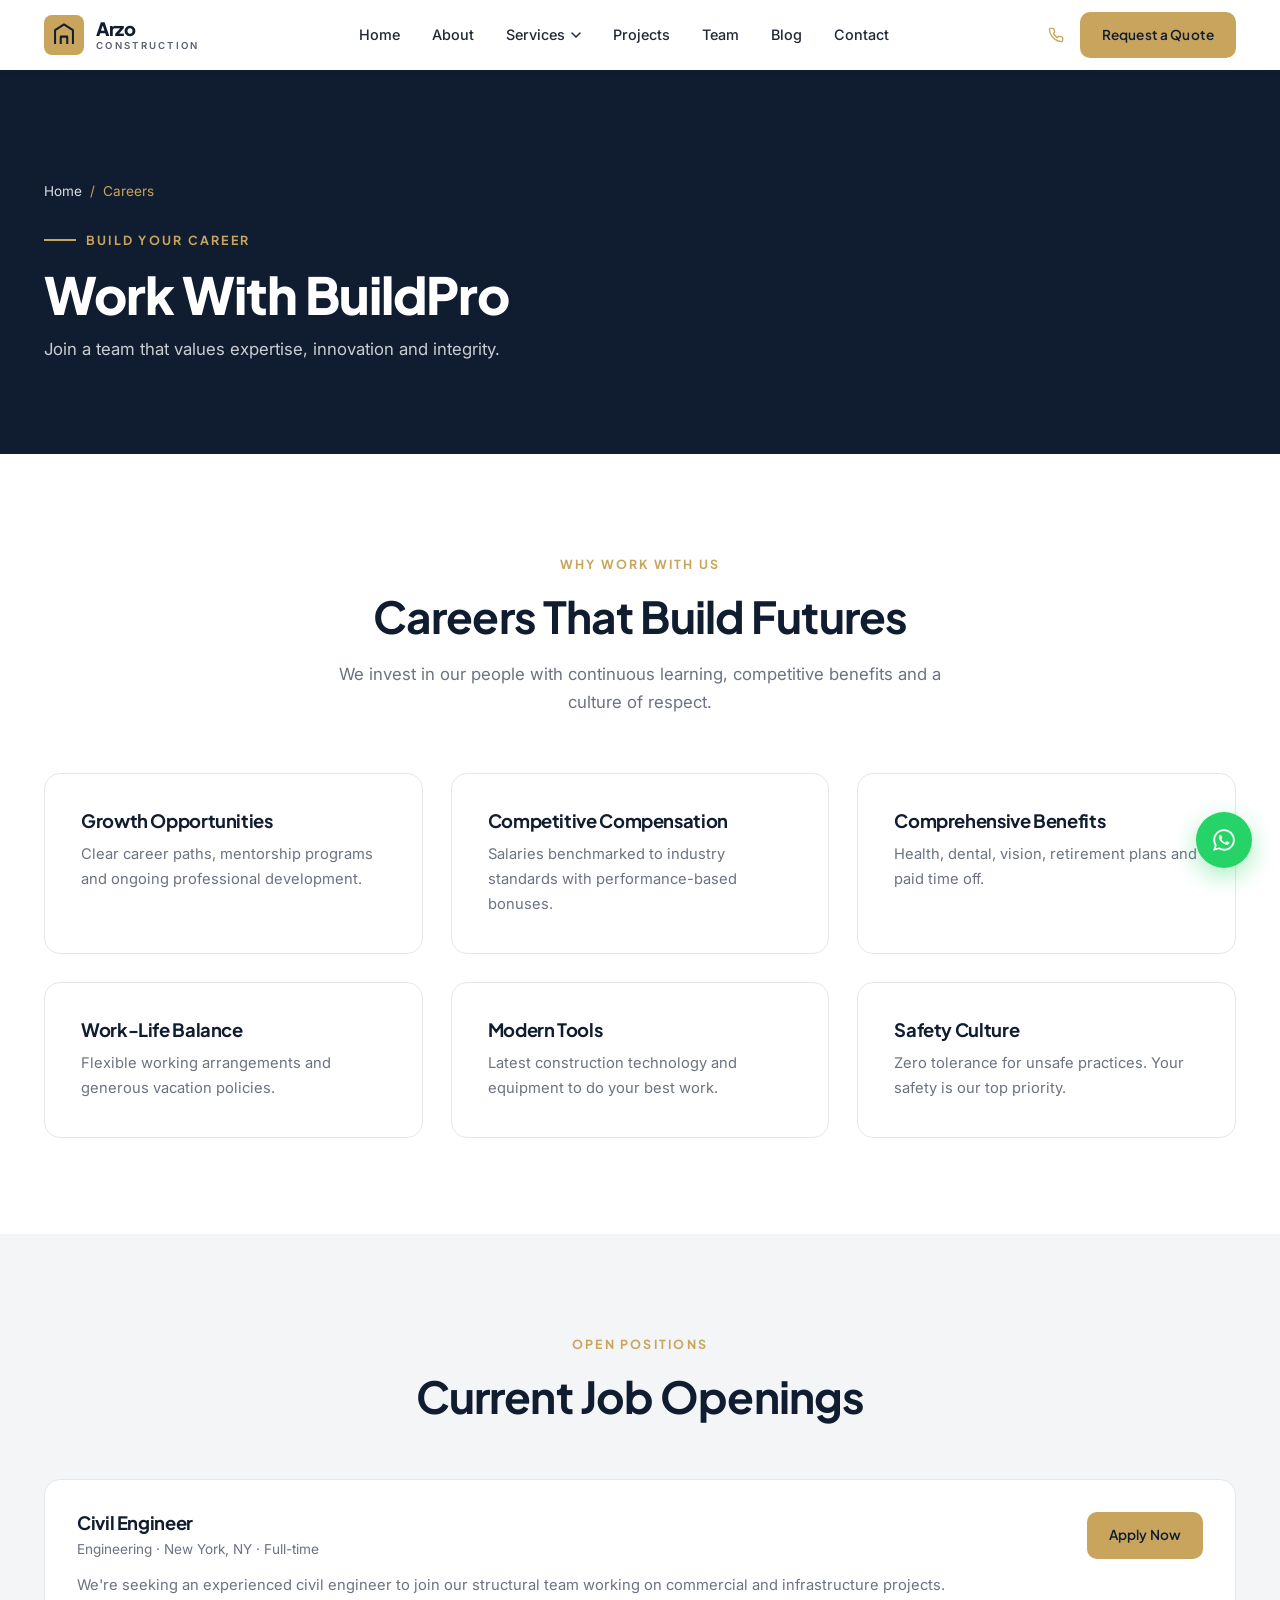
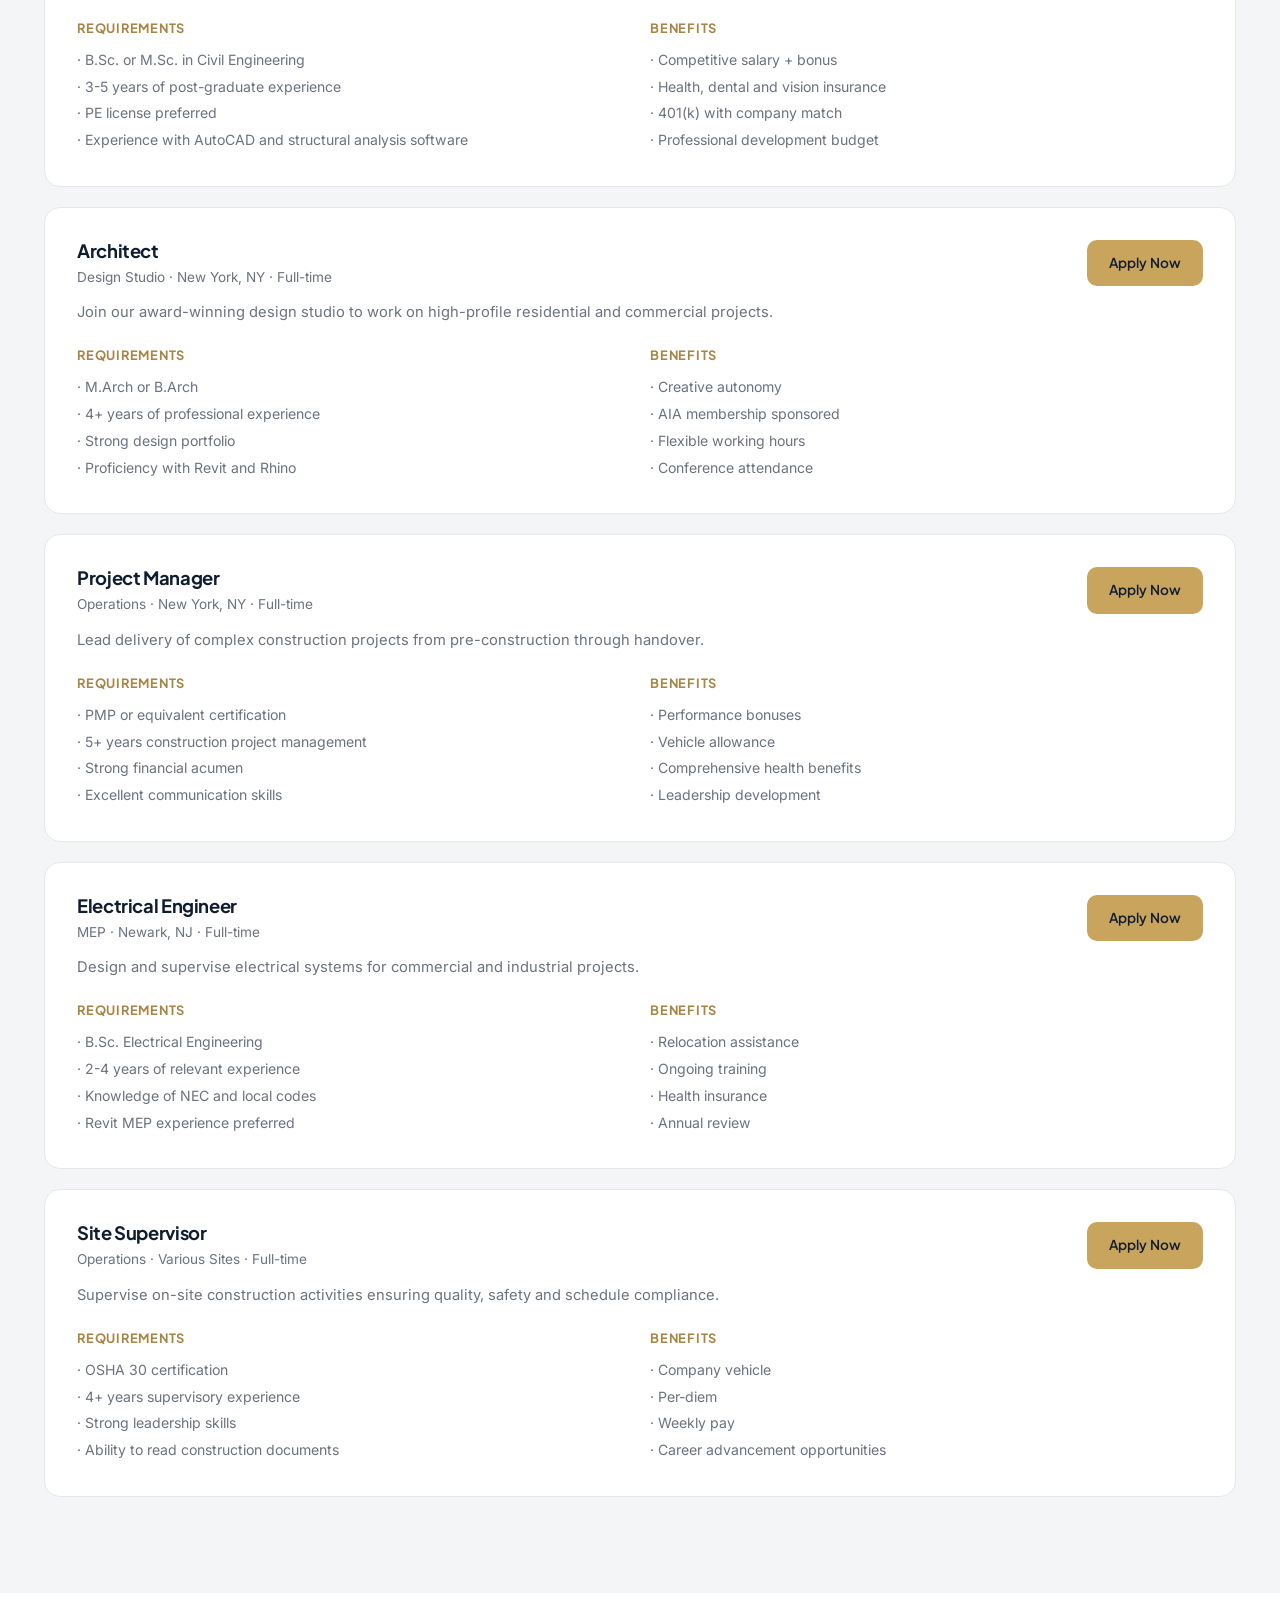
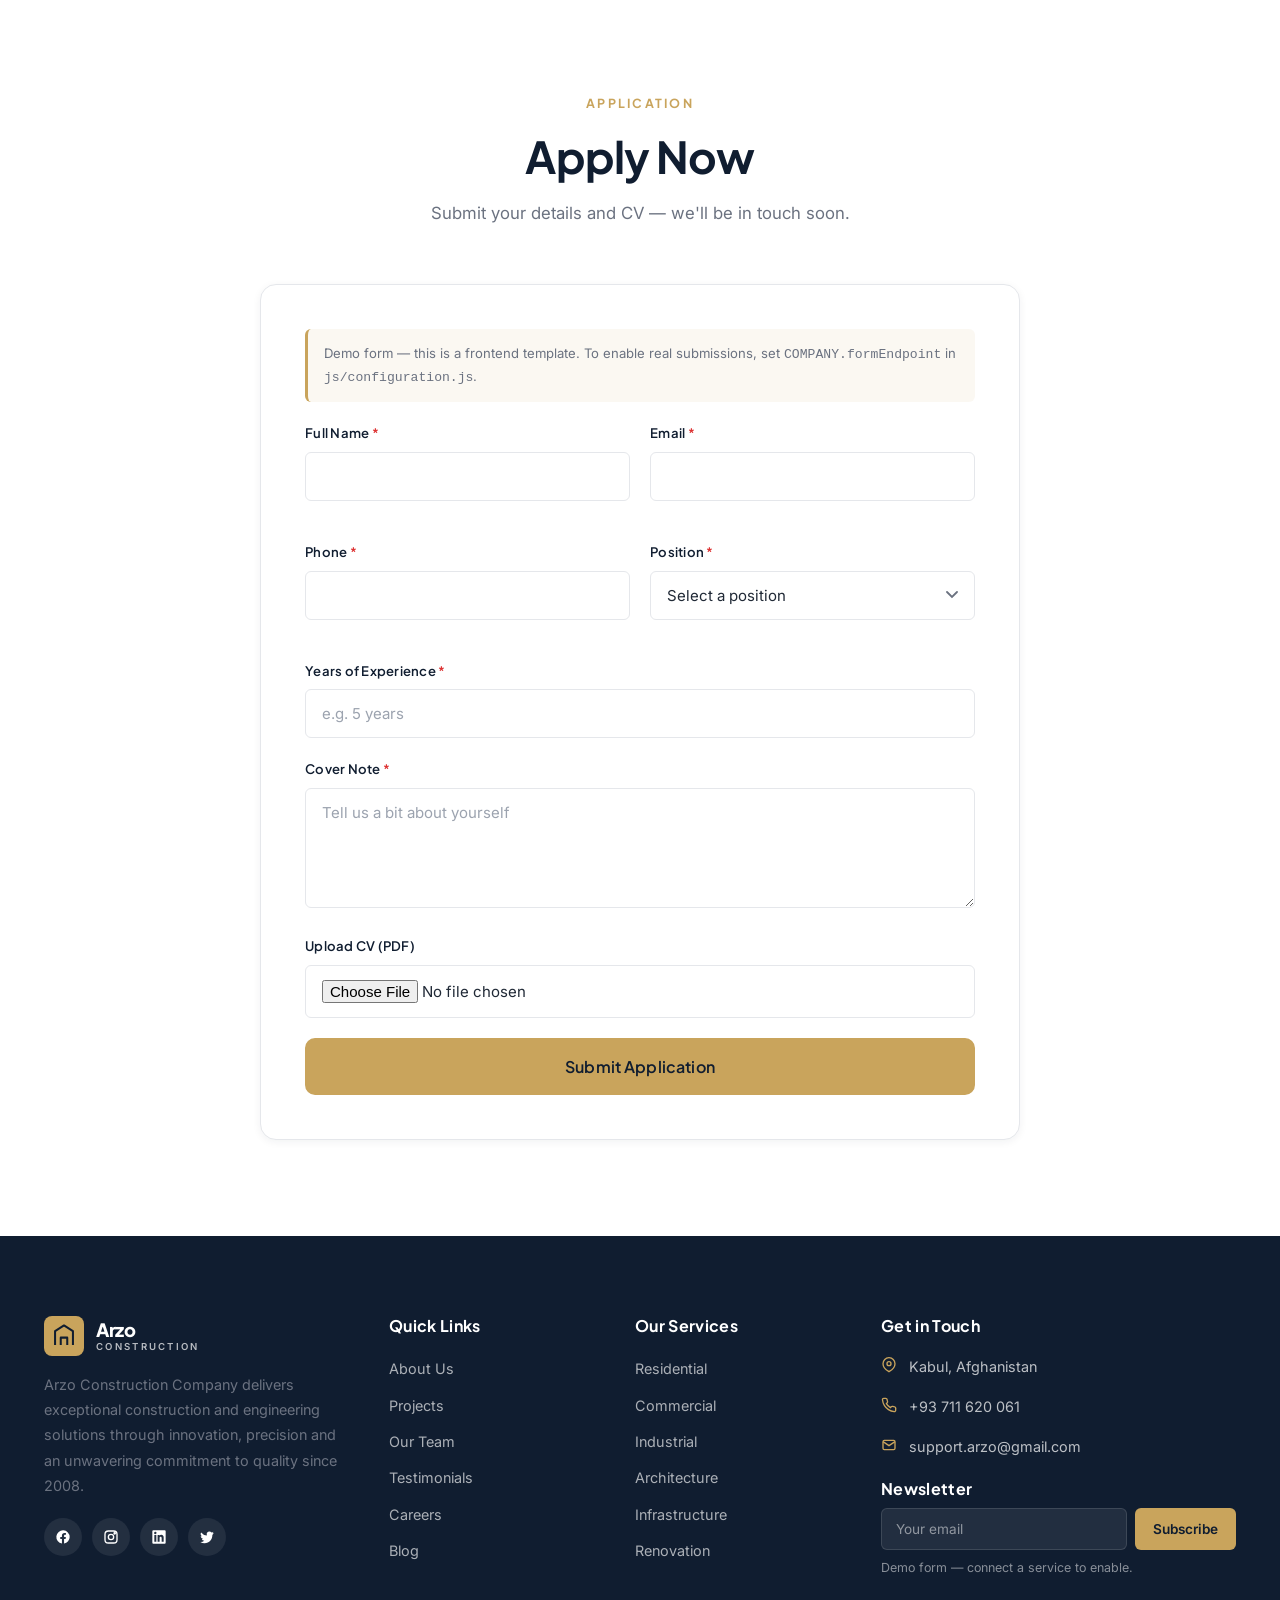
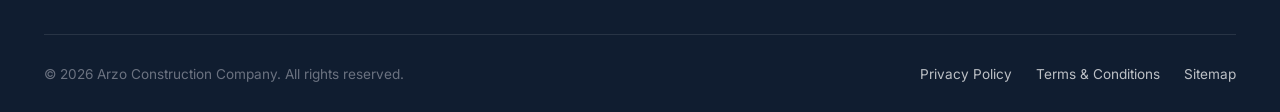
<file: careers.html>
<!DOCTYPE html>
<html lang="en">
<head>
<meta charset="UTF-8">
<meta name="viewport" content="width=device-width, initial-scale=1.0">
<title>Careers | BuildPro Construction</title>
<meta name="description" content="Join BuildPro Construction. Explore our open positions and build a rewarding career with us.">
<link rel="canonical" href="https://example.com/careers.html">
<link rel="icon" type="image/svg+xml" href="data:image/svg+xml,%3Csvg xmlns='http://www.w3.org/2000/svg' viewBox='0 0 32 32'%3E%3Crect width='32' height='32' fill='%23101D30' rx='6'/%3E%3Cpath d='M6 26V11L16 5l10 6v15' stroke='%23C9A45C' stroke-width='2.5' fill='none'/%3E%3C/svg%3E">
<link rel="preconnect" href="https://fonts.googleapis.com">
<link rel="preconnect" href="https://fonts.gstatic.com" crossorigin>
<link href="https://fonts.googleapis.com/css2?family=Inter:wght@400;500;600;700&family=Plus+Jakarta+Sans:wght@500;600;700;800&display=swap" rel="stylesheet">
<link rel="stylesheet" href="css/style.css">
<link rel="stylesheet" href="css/animations.css">
<link rel="stylesheet" href="css/responsive.css">
</head>
<body data-page="careers">
<main>

<section class="page-hero">
  <div class="container">
    <nav class="breadcrumb"><a href="index.html">Home</a> <span>/</span> <span>Careers</span></nav>
    <span class="eyebrow" style="color:var(--secondary)">BUILD YOUR CAREER</span>
    <h1>Work With BuildPro</h1>
    <p>Join a team that values expertise, innovation and integrity.</p>
  </div>
</section>

<section class="section">
  <div class="container">
    <div class="section-head center">
      <span class="eyebrow">Why Work With Us</span>
      <h2>Careers That Build Futures</h2>
      <p>We invest in our people with continuous learning, competitive benefits and a culture of respect.</p>
    </div>
    <div class="features-grid">
      <div class="feature reveal"><h3>Growth Opportunities</h3><p>Clear career paths, mentorship programs and ongoing professional development.</p></div>
      <div class="feature reveal reveal-delay-1"><h3>Competitive Compensation</h3><p>Salaries benchmarked to industry standards with performance-based bonuses.</p></div>
      <div class="feature reveal reveal-delay-2"><h3>Comprehensive Benefits</h3><p>Health, dental, vision, retirement plans and paid time off.</p></div>
      <div class="feature reveal"><h3>Work-Life Balance</h3><p>Flexible working arrangements and generous vacation policies.</p></div>
      <div class="feature reveal reveal-delay-1"><h3>Modern Tools</h3><p>Latest construction technology and equipment to do your best work.</p></div>
      <div class="feature reveal reveal-delay-2"><h3>Safety Culture</h3><p>Zero tolerance for unsafe practices. Your safety is our top priority.</p></div>
    </div>
  </div>
</section>

<section class="section section-light">
  <div class="container">
    <div class="section-head center">
      <span class="eyebrow">Open Positions</span>
      <h2>Current Job Openings</h2>
    </div>
    <div id="jobsList" style="display:flex;flex-direction:column;gap:20px"></div>
  </div>
</section>

<section class="section" id="apply">
  <div class="container">
    <div class="section-head center">
      <span class="eyebrow">Application</span>
      <h2>Apply Now</h2>
      <p>Submit your details and CV — we'll be in touch soon.</p>
    </div>
    <div class="form-card" style="max-width:760px;margin:0 auto">
      <div class="form-note">Demo form — this is a frontend template. To enable real submissions, set <code>COMPANY.formEndpoint</code> in <code>js/configuration.js</code>.</div>
      <div class="form-success"></div>
      <div class="form-error-box"></div>
      <form data-validate enctype="multipart/form-data">
        <div class="form-row">
          <div class="form-group"><label for="fullName">Full Name <span class="req">*</span></label><input type="text" class="form-control" id="fullName" name="fullName" required></div>
          <div class="form-group"><label for="email">Email <span class="req">*</span></label><input type="email" class="form-control" id="email" name="email" required></div>
        </div>
        <div class="form-row">
          <div class="form-group"><label for="phone">Phone <span class="req">*</span></label><input type="tel" class="form-control" id="phone" name="phone" required></div>
          <div class="form-group"><label for="position">Position <span class="req">*</span></label>
            <select class="form-control" id="position" name="position" required>
              <option value="">Select a position</option>
              <option value="Civil Engineer">Civil Engineer</option>
              <option value="Architect">Architect</option>
              <option value="Project Manager">Project Manager</option>
              <option value="Electrical Engineer">Electrical Engineer</option>
              <option value="Site Supervisor">Site Supervisor</option>
              <option value="Other">Other</option>
            </select>
          </div>
        </div>
        <div class="form-group"><label for="experience">Years of Experience <span class="req">*</span></label><input type="text" class="form-control" id="experience" name="experience" placeholder="e.g. 5 years" required></div>
        <div class="form-group"><label for="message">Cover Note <span class="req">*</span></label><textarea class="form-control" id="message" name="message" required placeholder="Tell us a bit about yourself"></textarea></div>
        <div class="form-group"><label for="cv">Upload CV (PDF)</label><input type="file" class="form-control" id="cv" name="cv" accept=".pdf,.doc,.docx"></div>
        <button type="submit" class="btn btn-primary btn-lg" style="width:100%">Submit Application</button>
      </form>
    </div>
  </div>
</section>

</main>
<script src="js/configuration.js"></script>
<script src="js/components.js"></script>
<script src="js/render.js"></script>
<script src="js/main.js"></script>
<script src="js/forms.js"></script>
<script src="js/projects.js"></script>
<script>
document.addEventListener('DOMContentLoaded', () => {
  renderJobs(document.getElementById('jobsList'));
});
</script>
</body>
</html>
</file>
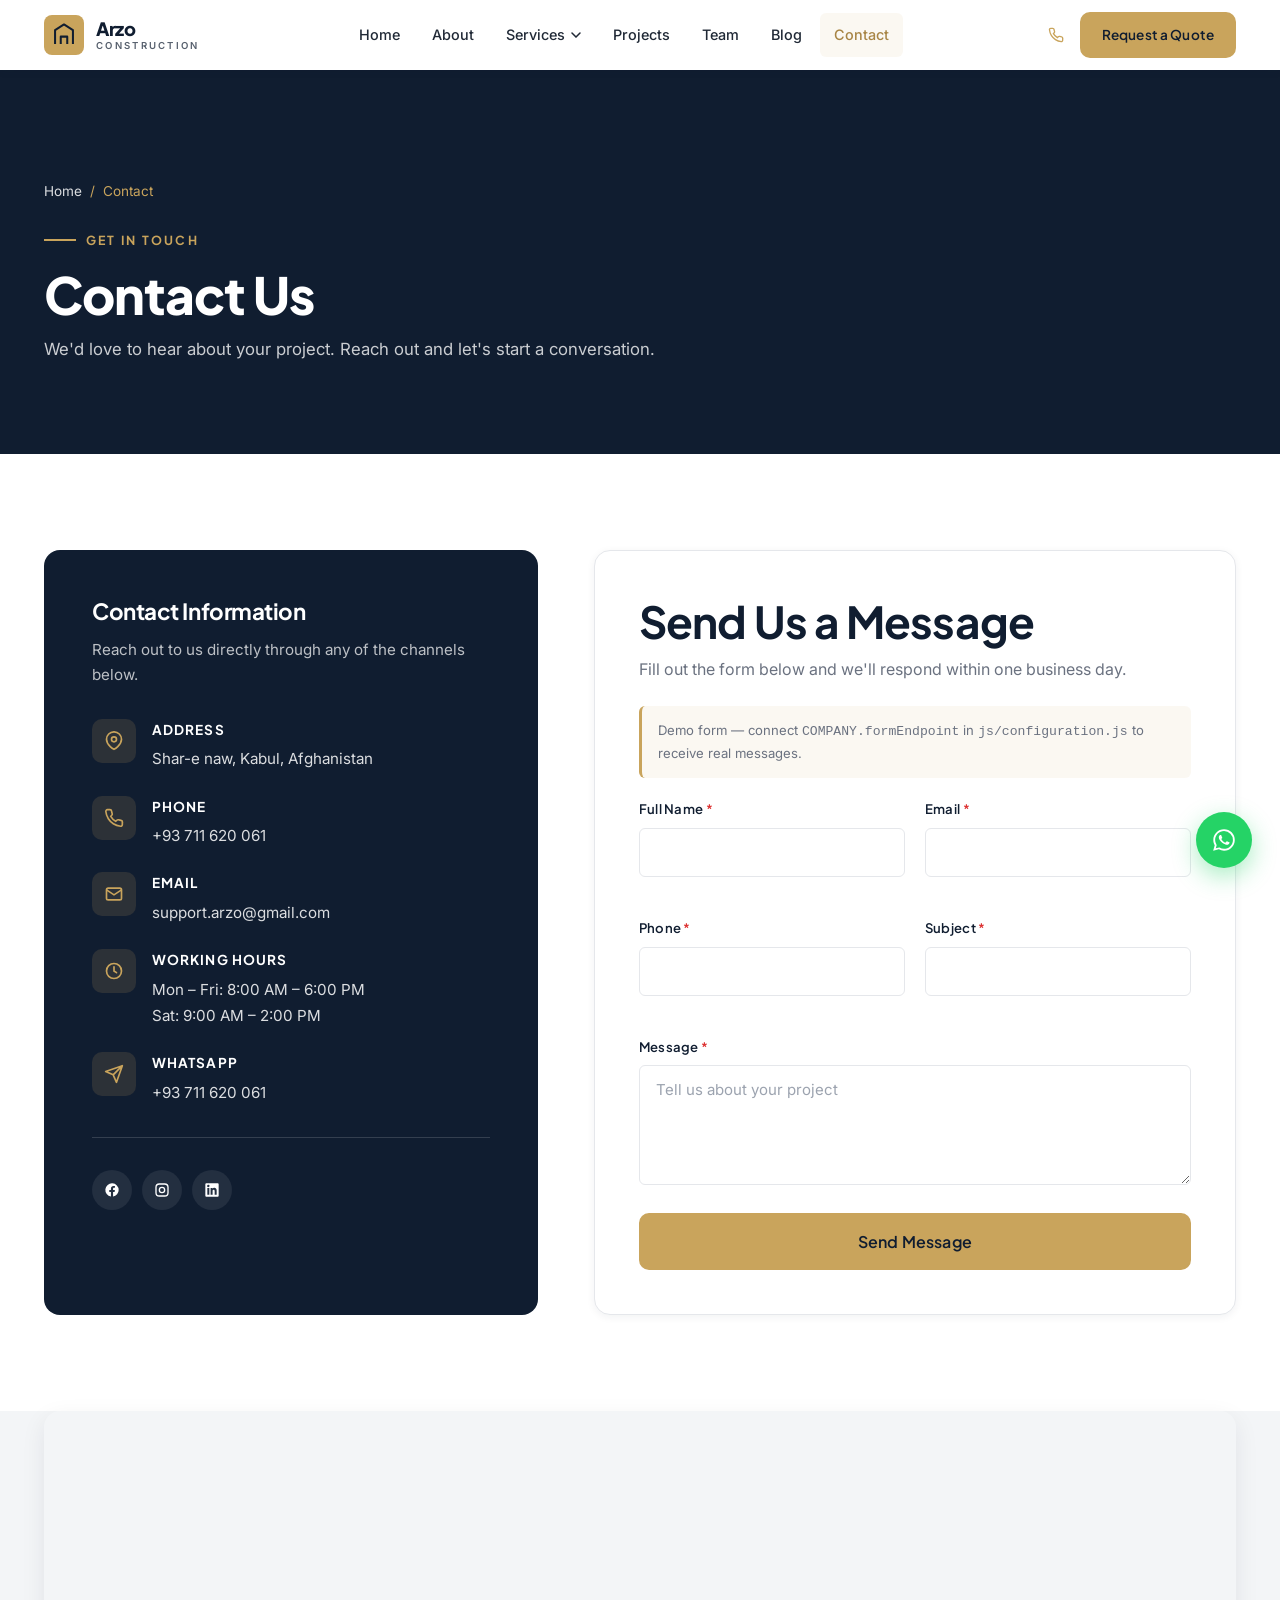
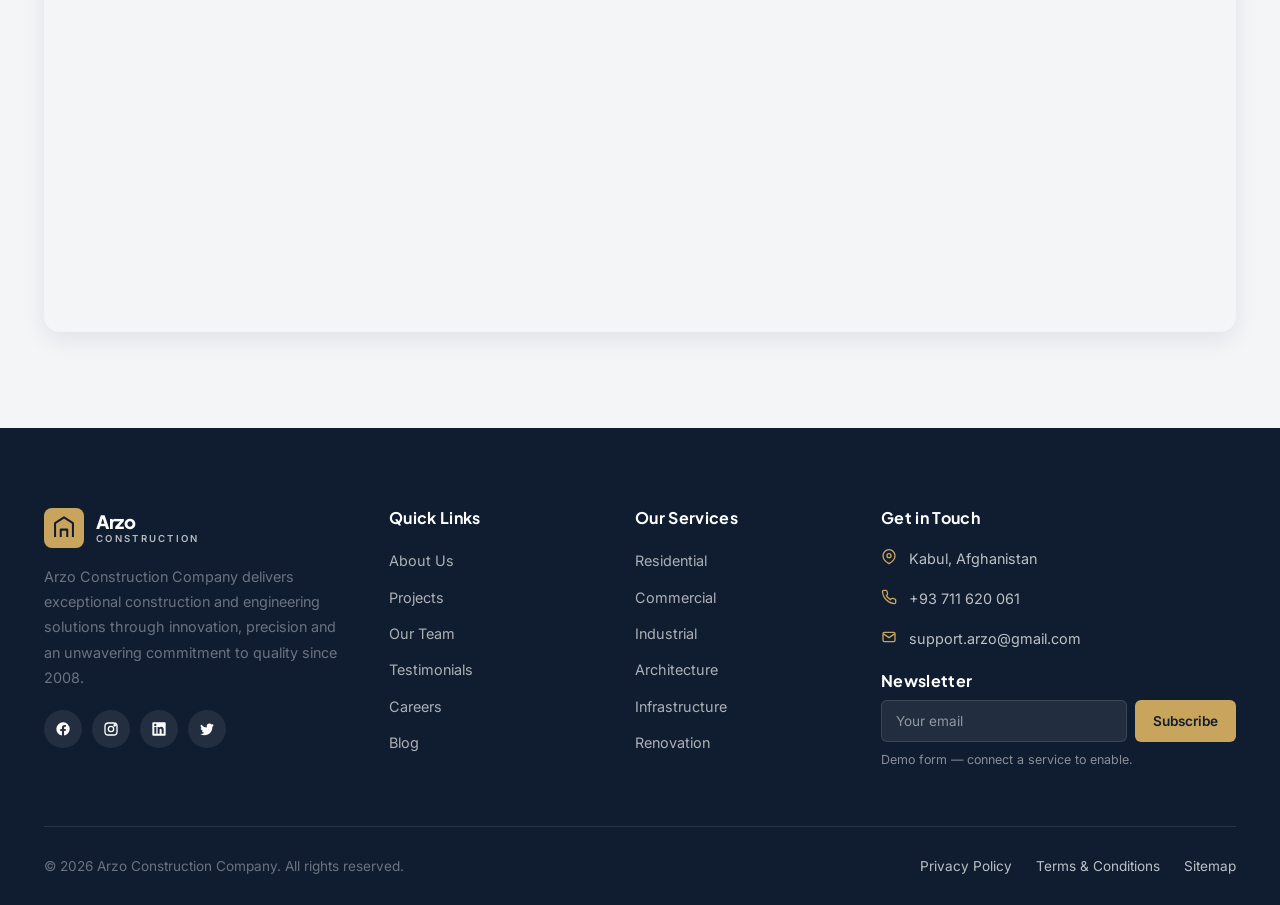
<file: contact.html>
<!DOCTYPE html>
<html lang="en">
<head>
<meta charset="UTF-8">
<meta name="viewport" content="width=device-width, initial-scale=1.0">
<title>Contact Us | BuildPro Construction</title>
<meta name="description" content="Get in touch with BuildPro Construction. Call, email or visit our office in New York.">
<link rel="canonical" href="https://example.com/contact.html">
<link rel="icon" type="image/svg+xml" href="data:image/svg+xml,%3Csvg xmlns='http://www.w3.org/2000/svg' viewBox='0 0 32 32'%3E%3Crect width='32' height='32' fill='%23101D30' rx='6'/%3E%3Cpath d='M6 26V11L16 5l10 6v15' stroke='%23C9A45C' stroke-width='2.5' fill='none'/%3E%3C/svg%3E">
<link rel="preconnect" href="https://fonts.googleapis.com">
<link rel="preconnect" href="https://fonts.gstatic.com" crossorigin>
<link href="https://fonts.googleapis.com/css2?family=Inter:wght@400;500;600;700&family=Plus+Jakarta+Sans:wght@500;600;700;800&display=swap" rel="stylesheet">
<link rel="stylesheet" href="css/style.css">
<link rel="stylesheet" href="css/animations.css">
<link rel="stylesheet" href="css/responsive.css">
</head>
<body data-page="contact">
<main>

<section class="page-hero">
  <div class="container">
    <nav class="breadcrumb"><a href="index.html">Home</a> <span>/</span> <span>Contact</span></nav>
    <span class="eyebrow" style="color:var(--secondary)">GET IN TOUCH</span>
    <h1>Contact Us</h1>
    <p>We'd love to hear about your project. Reach out and let's start a conversation.</p>
  </div>
</section>

<section class="section">
  <div class="container">
    <div class="contact-grid">
      <aside class="contact-info-card">
        <h3>Contact Information</h3>
        <p>Reach out to us directly through any of the channels below.</p>
        <div class="contact-item">
          <div class="ci-icon"><svg width="20" height="20" viewBox="0 0 24 24" fill="none"><path d="M21 10c0 7-9 12-9 12s-9-5-9-12a9 9 0 1118 0z" stroke="currentColor" stroke-width="2"/><circle cx="12" cy="10" r="3" stroke="currentColor" stroke-width="2"/></svg></div>
          <div><strong>Address</strong><span>Shar-e naw, Kabul, Afghanistan</span></div>
        </div>
        <div class="contact-item">
          <div class="ci-icon"><svg width="20" height="20" viewBox="0 0 24 24" fill="none"><path d="M22 16.9v3a2 2 0 01-2.2 2 19.8 19.8 0 01-8.6-3 19.5 19.5 0 01-6-6 19.8 19.8 0 01-3-8.7A2 2 0 014.1 2h3a2 2 0 012 1.7c.1 1 .4 2 .7 2.9a2 2 0 01-.5 2.1L8.1 10a16 16 0 006 6l1.3-1.3a2 2 0 012.1-.5c.9.3 1.9.6 2.9.7a2 2 0 011.7 2z" stroke="currentColor" stroke-width="2"/></svg></div>
          <div><strong>Phone</strong><a href="tel:+93711620061">+93 711 620 061</a></div>
        </div>
        <div class="contact-item">
          <div class="ci-icon"><svg width="20" height="20" viewBox="0 0 24 24" fill="none"><rect x="3" y="5" width="18" height="14" rx="2" stroke="currentColor" stroke-width="2"/><path d="M3 7l9 6 9-6" stroke="currentColor" stroke-width="2"/></svg></div>
          <div><strong>Email</strong><a href="mailto:support.arzo@gmail.com">support.arzo@gmail.com</a></div>
        </div>
        <div class="contact-item">
          <div class="ci-icon"><svg width="20" height="20" viewBox="0 0 24 24" fill="none" stroke="currentColor" stroke-width="2"><circle cx="12" cy="12" r="9"/><path d="M12 7v5l3 2" stroke-linecap="round"/></svg></div>
          <div><strong>Working Hours</strong><span>Mon – Fri: 8:00 AM – 6:00 PM<br>Sat: 9:00 AM – 2:00 PM</span></div>
        </div>
        <div class="contact-item">
          <div class="ci-icon"><svg width="20" height="20" viewBox="0 0 24 24" fill="none"><path d="M22 2L11 13M22 2l-7 20-4-9-9-4 20-7z" stroke="currentColor" stroke-width="2" stroke-linejoin="round"/></svg></div>
          <div><strong>WhatsApp</strong><a href="https://wa.me/93711620061" target="_blank" rel="noopener">+93 711 620 061</a></div>
        </div>
        <div class="contact-socials">
          <a href="#" aria-label="Facebook"><svg width="16" height="16" viewBox="0 0 24 24" fill="currentColor"><path d="M22 12a10 10 0 10-11.6 9.9v-7H7.9V12h2.5V9.8c0-2.5 1.5-3.9 3.8-3.9 1.1 0 2.2.2 2.2.2v2.4h-1.2c-1.2 0-1.6.8-1.6 1.6V12h2.7l-.4 2.9h-2.3v7A10 10 0 0022 12z"/></svg></a>
          <a href="#" aria-label="Instagram"><svg width="16" height="16" viewBox="0 0 24 24" fill="none" stroke="currentColor" stroke-width="2"><rect x="3" y="3" width="18" height="18" rx="5"/><circle cx="12" cy="12" r="4"/></svg></a>
          <a href="#" aria-label="LinkedIn"><svg width="16" height="16" viewBox="0 0 24 24" fill="currentColor"><path d="M20.5 2h-17A1.5 1.5 0 002 3.5v17A1.5 1.5 0 003.5 22h17a1.5 1.5 0 001.5-1.5v-17A1.5 1.5 0 0020.5 2zM8 19H5V9h3v10zM6.5 7.7A1.8 1.8 0 118.3 6a1.8 1.8 0 01-1.8 1.7zM19 19h-3v-5.3c0-1.3-.5-2.2-1.6-2.2-1 0-1.4.6-1.5 1.3V19h-3V9h2.9v1.3a3 3 0 012.7-1.5c2 0 3.5 1.3 3.5 4V19z"/></svg></a>
        </div>
      </aside>
      <div class="form-card">
        <h2 style="margin-bottom:8px">Send Us a Message</h2>
        <p style="margin-bottom:24px">Fill out the form below and we'll respond within one business day.</p>
        <div class="form-note">Demo form — connect <code>COMPANY.formEndpoint</code> in <code>js/configuration.js</code> to receive real messages.</div>
        <div class="form-success"></div>
        <div class="form-error-box"></div>
        <form data-validate>
          <div class="form-row">
            <div class="form-group"><label for="cName">Full Name <span class="req">*</span></label><input type="text" class="form-control" id="cName" name="name" required></div>
            <div class="form-group"><label for="cEmail">Email <span class="req">*</span></label><input type="email" class="form-control" id="cEmail" name="email" required></div>
          </div>
          <div class="form-row">
            <div class="form-group"><label for="cPhone">Phone <span class="req">*</span></label><input type="tel" class="form-control" id="cPhone" name="phone" required></div>
            <div class="form-group"><label for="cSubject">Subject <span class="req">*</span></label><input type="text" class="form-control" id="cSubject" name="subject" required></div>
          </div>
          <div class="form-group"><label for="cMsg">Message <span class="req">*</span></label><textarea class="form-control" id="cMsg" name="message" required placeholder="Tell us about your project"></textarea></div>
          <button type="submit" class="btn btn-primary btn-lg" style="width:100%">Send Message</button>
        </form>
      </div>
    </div>
  </div>
</section>

<section class="section section-light" style="padding-top:0">
  <div class="container">
    <div style="border-radius:var(--r-lg);overflow:hidden;box-shadow:var(--sh-md);aspect-ratio:16/7">
      <iframe src="https://www.google.com/maps/embed?pb=!1m18!1m12!1m3!1d3022.2!2d-74.006!3d40.7128!2m3!1f0!2f0!3f0!3m2!1i1024!2i768!4f13.1!3m3!1m2!1s0x0%3A0x0!2zNDDCsDQyJzQ2LjEiTiA3NMKwMDAnMjEuNiJX!5e0!3m2!1sen!2sus!4v1600000000000" style="border:0;width:100%;height:100%" allowfullscreen="" loading="lazy" referrerpolicy="no-referrer-when-downgrade" title="Office location"></iframe>
    </div>
  </div>
</section>

</main>
<script src="js/configuration.js"></script>
<script src="js/components.js"></script>
<script src="js/render.js"></script>
<script src="js/main.js"></script>
<script src="js/forms.js"></script>
<script src="js/projects.js"></script>
</body>
</html>
</file>
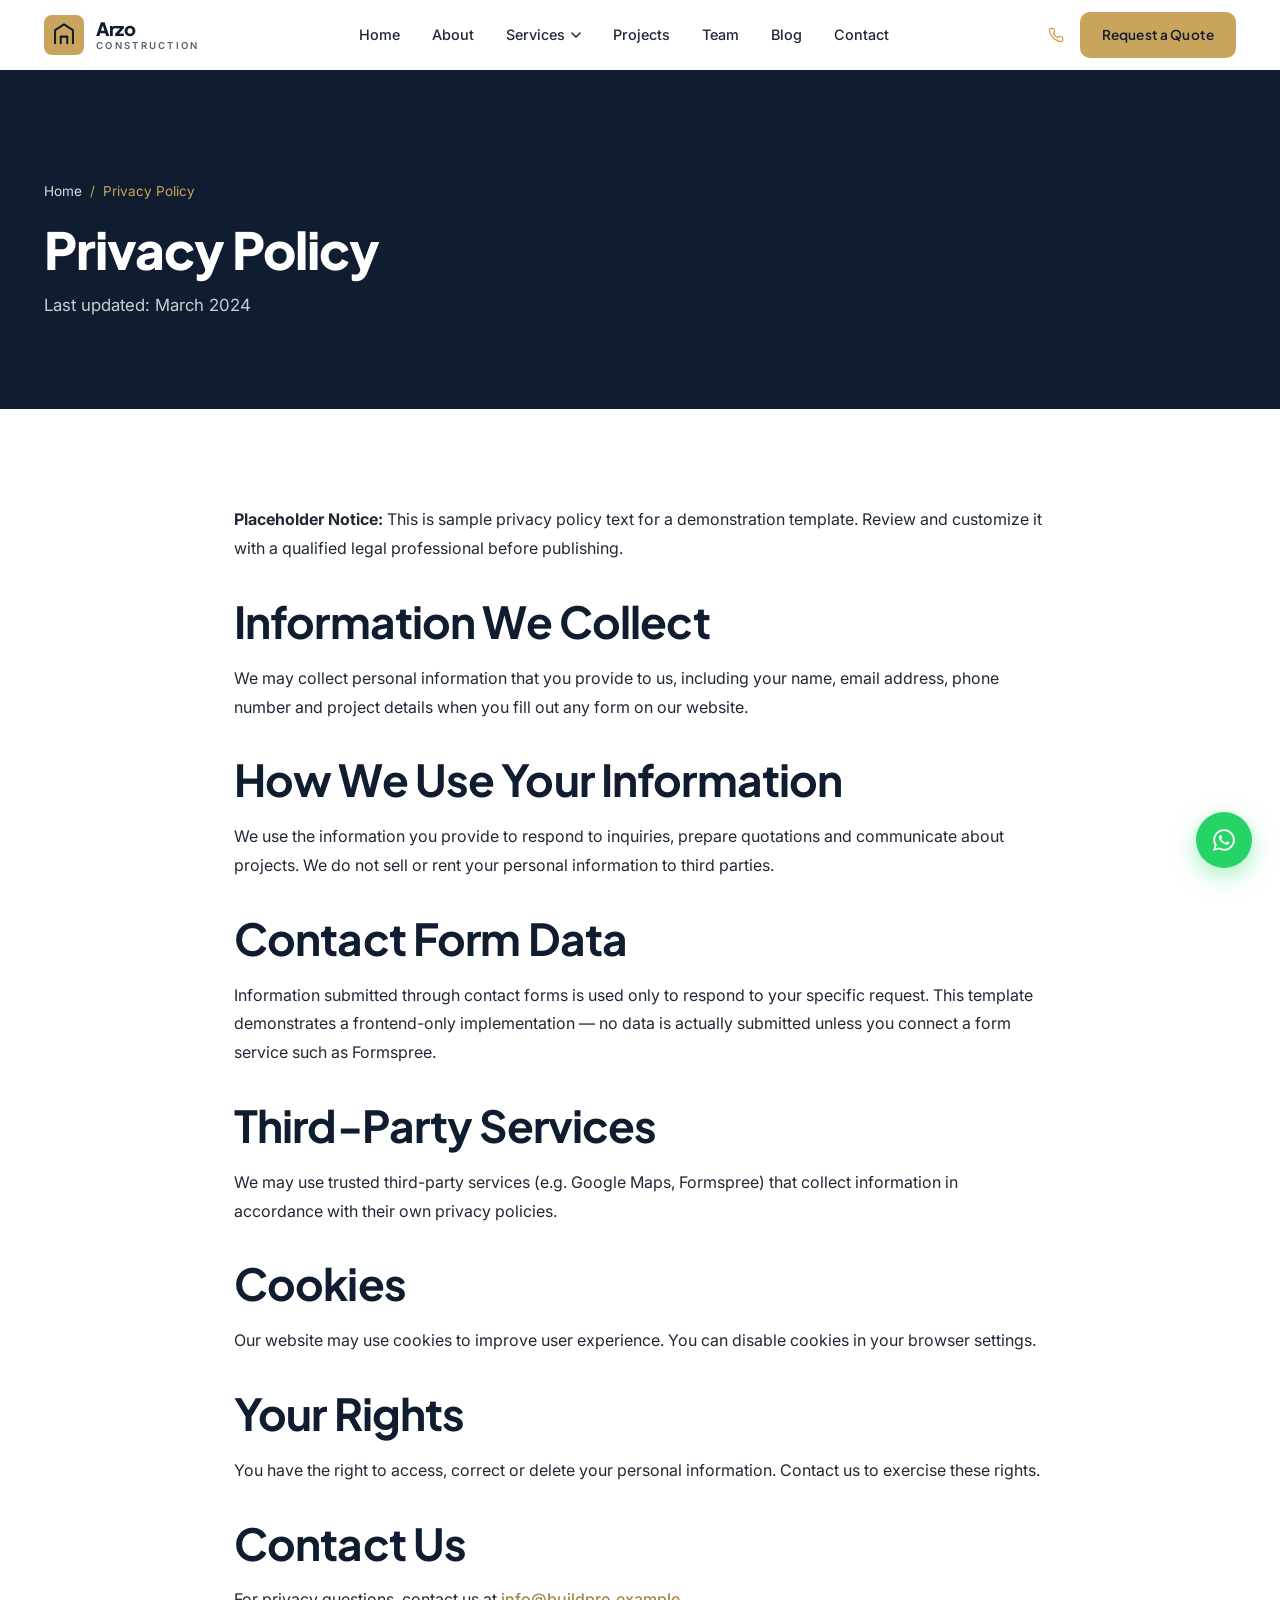
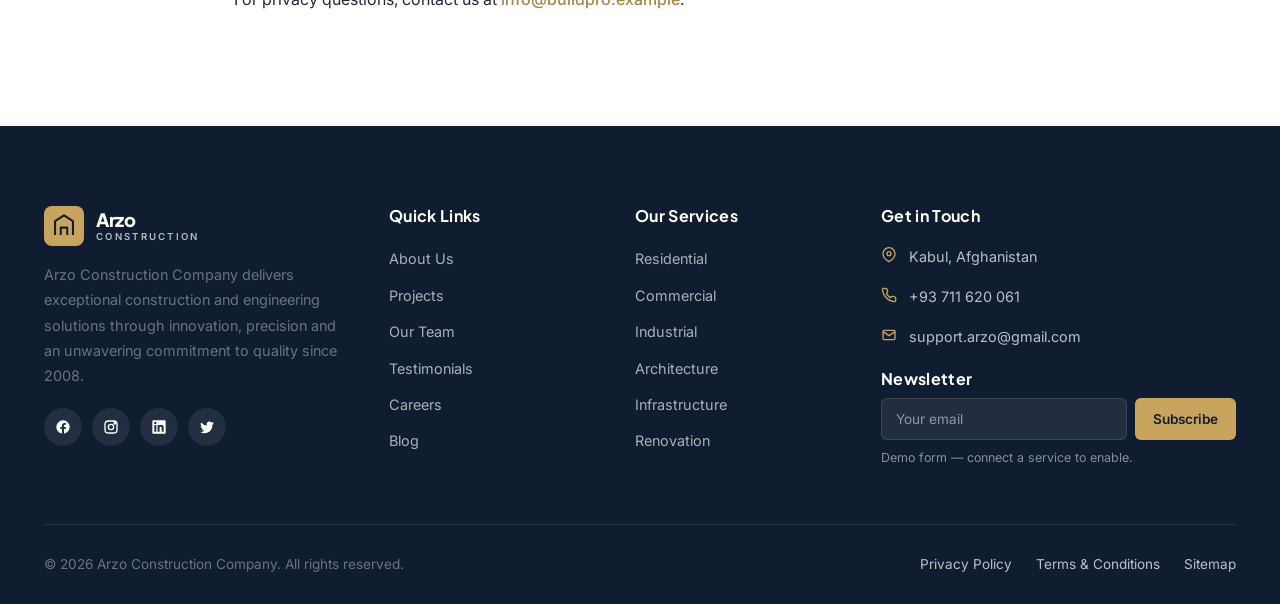
<file: privacy.html>
<!DOCTYPE html>
<html lang="en">
<head>
<meta charset="UTF-8">
<meta name="viewport" content="width=device-width, initial-scale=1.0">
<title>Privacy Policy | BuildPro Construction</title>
<meta name="description" content="Privacy Policy for BuildPro Construction's website.">
<link rel="icon" type="image/svg+xml" href="data:image/svg+xml,%3Csvg xmlns='http://www.w3.org/2000/svg' viewBox='0 0 32 32'%3E%3Crect width='32' height='32' fill='%23101D30' rx='6'/%3E%3Cpath d='M6 26V11L16 5l10 6v15' stroke='%23C9A45C' stroke-width='2.5' fill='none'/%3E%3C/svg%3E">
<link rel="preconnect" href="https://fonts.googleapis.com">
<link rel="preconnect" href="https://fonts.gstatic.com" crossorigin>
<link href="https://fonts.googleapis.com/css2?family=Inter:wght@400;500;600;700&family=Plus+Jakarta+Sans:wght@500;600;700;800&display=swap" rel="stylesheet">
<link rel="stylesheet" href="css/style.css">
<link rel="stylesheet" href="css/animations.css">
<link rel="stylesheet" href="css/responsive.css">
</head>
<body data-page="privacy">
<main>

<section class="page-hero">
  <div class="container">
    <nav class="breadcrumb"><a href="index.html">Home</a> <span>/</span> <span>Privacy Policy</span></nav>
    <h1>Privacy Policy</h1>
    <p>Last updated: March 2024</p>
  </div>
</section>

<section class="section">
  <div class="container legal-page">
    <div class="rich-text">
      <p><strong>Placeholder Notice:</strong> This is sample privacy policy text for a demonstration template. Review and customize it with a qualified legal professional before publishing.</p>
      <h2>Information We Collect</h2>
      <p>We may collect personal information that you provide to us, including your name, email address, phone number and project details when you fill out any form on our website.</p>
      <h2>How We Use Your Information</h2>
      <p>We use the information you provide to respond to inquiries, prepare quotations and communicate about projects. We do not sell or rent your personal information to third parties.</p>
      <h2>Contact Form Data</h2>
      <p>Information submitted through contact forms is used only to respond to your specific request. This template demonstrates a frontend-only implementation — no data is actually submitted unless you connect a form service such as Formspree.</p>
      <h2>Third-Party Services</h2>
      <p>We may use trusted third-party services (e.g. Google Maps, Formspree) that collect information in accordance with their own privacy policies.</p>
      <h2>Cookies</h2>
      <p>Our website may use cookies to improve user experience. You can disable cookies in your browser settings.</p>
      <h2>Your Rights</h2>
      <p>You have the right to access, correct or delete your personal information. Contact us to exercise these rights.</p>
      <h2>Contact Us</h2>
      <p>For privacy questions, contact us at <a href="mailto:info@buildpro.example">info@buildpro.example</a>.</p>
    </div>
  </div>
</section>

</main>
<script src="js/configuration.js"></script>
<script src="js/components.js"></script>
<script src="js/render.js"></script>
<script src="js/main.js"></script>
<script src="js/forms.js"></script>
<script src="js/projects.js"></script>
</body>
</html>
</file>
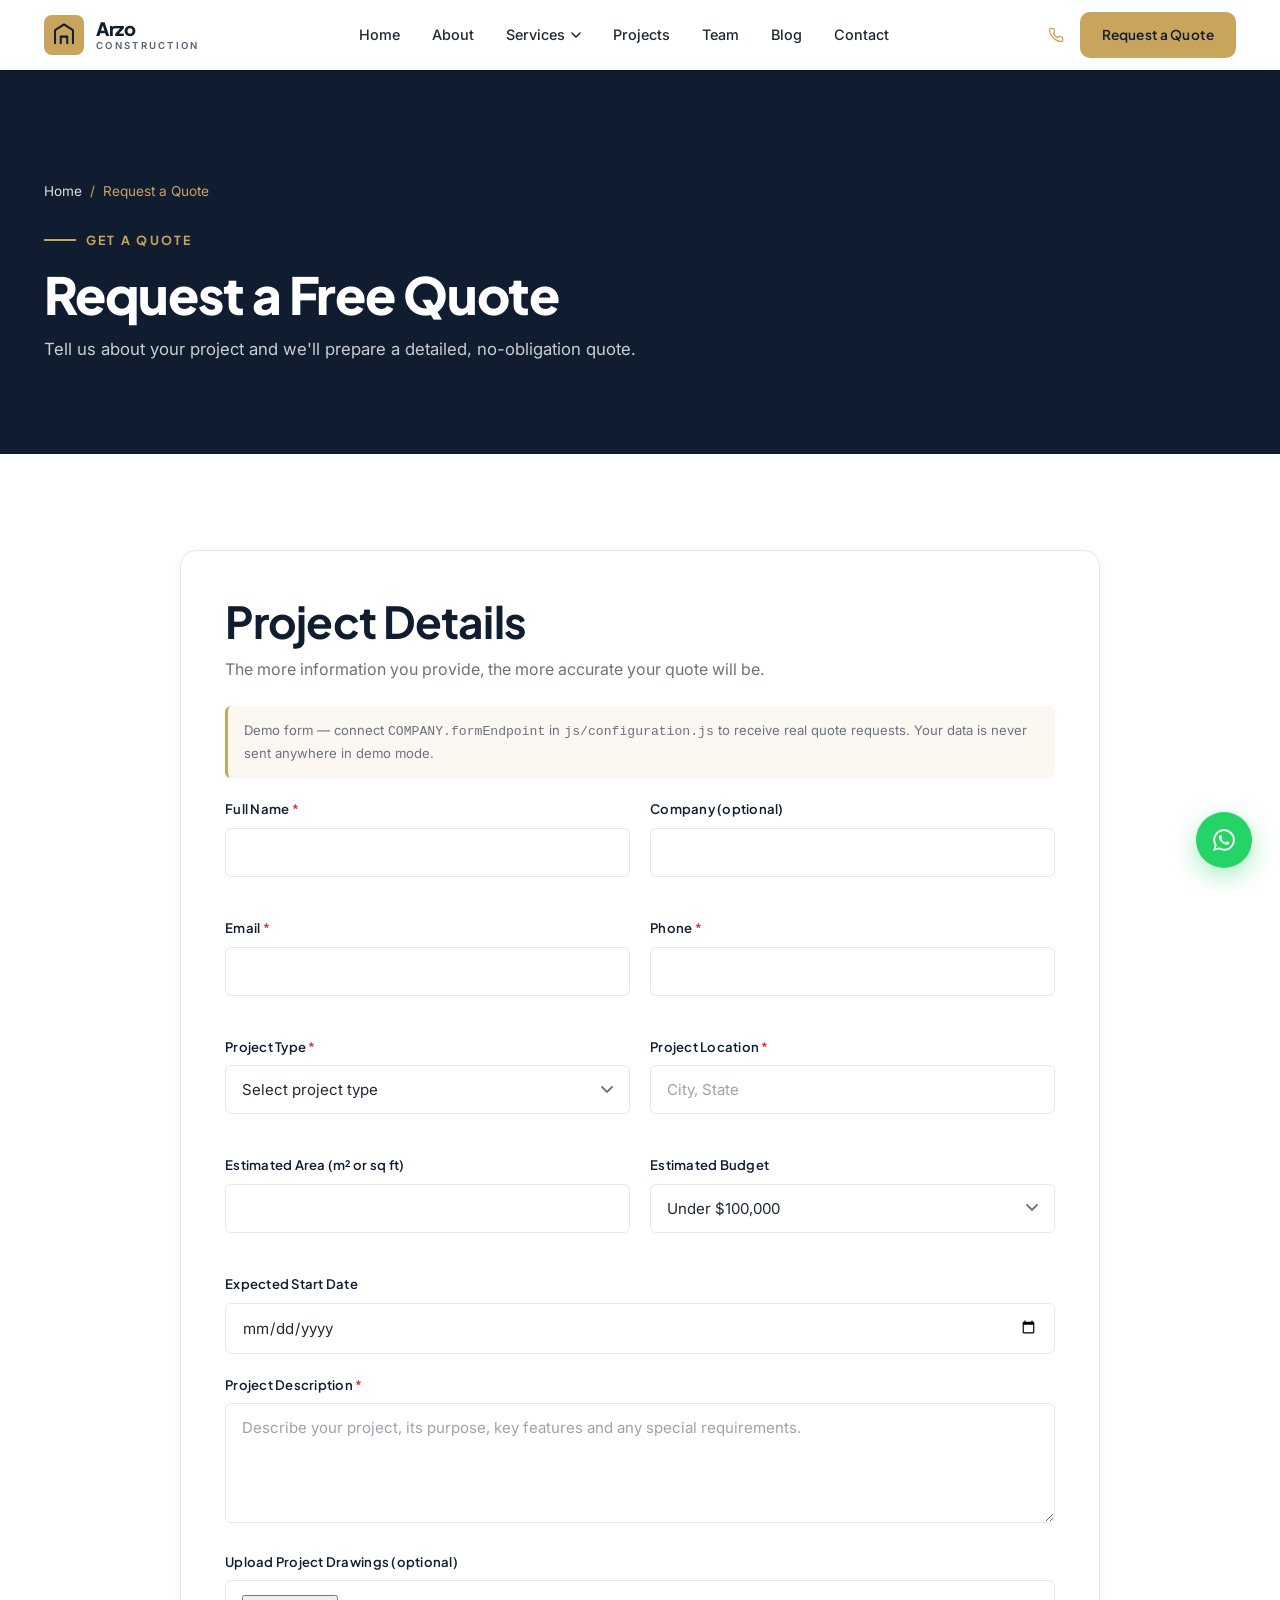
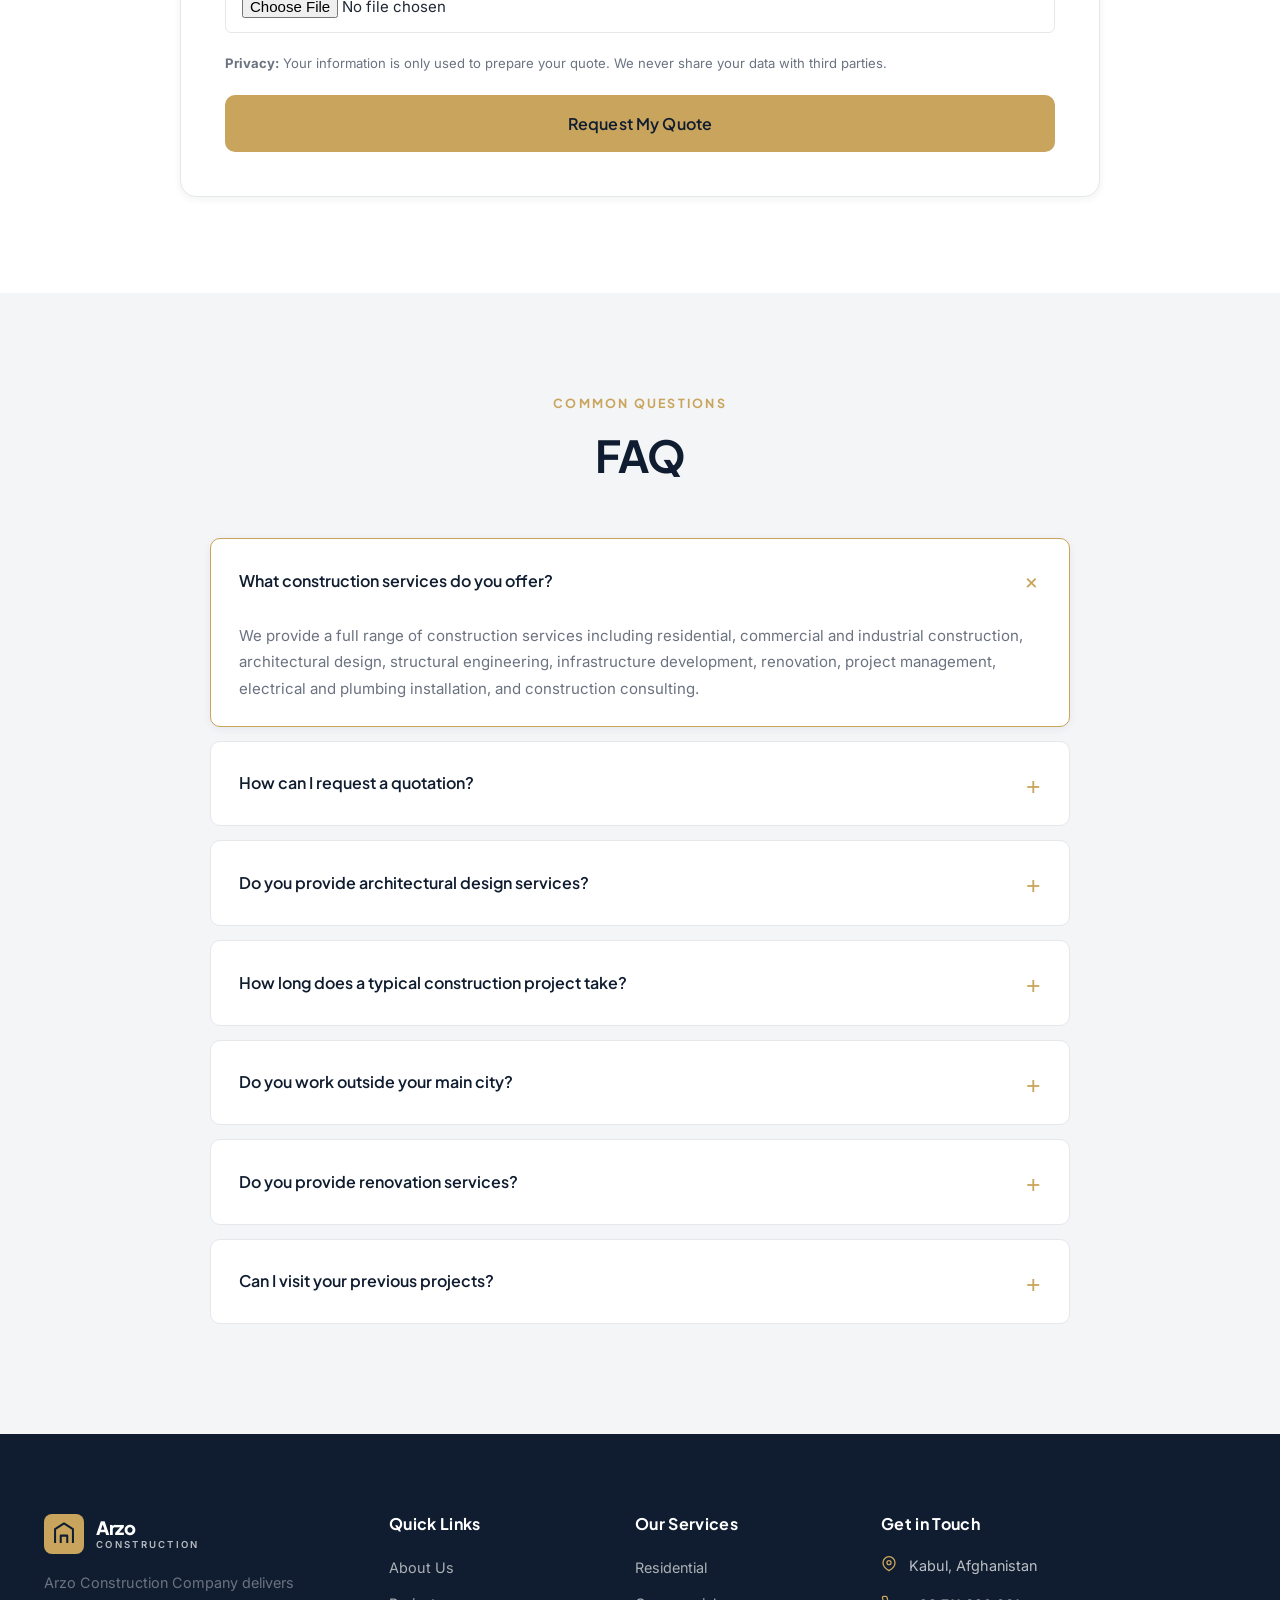
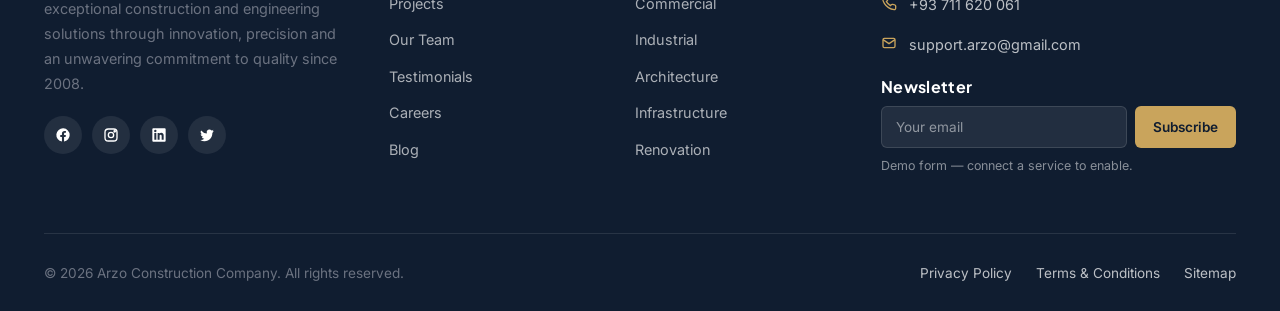
<file: quote.html>
<!DOCTYPE html>
<html lang="en">
<head>
<meta charset="UTF-8">
<meta name="viewport" content="width=device-width, initial-scale=1.0">
<title>Request a Quote | BuildPro Construction</title>
<meta name="description" content="Request a detailed, no-obligation quote for your construction project.">
<link rel="canonical" href="https://example.com/quote.html">
<link rel="icon" type="image/svg+xml" href="data:image/svg+xml,%3Csvg xmlns='http://www.w3.org/2000/svg' viewBox='0 0 32 32'%3E%3Crect width='32' height='32' fill='%23101D30' rx='6'/%3E%3Cpath d='M6 26V11L16 5l10 6v15' stroke='%23C9A45C' stroke-width='2.5' fill='none'/%3E%3C/svg%3E">
<link rel="preconnect" href="https://fonts.googleapis.com">
<link rel="preconnect" href="https://fonts.gstatic.com" crossorigin>
<link href="https://fonts.googleapis.com/css2?family=Inter:wght@400;500;600;700&family=Plus+Jakarta+Sans:wght@500;600;700;800&display=swap" rel="stylesheet">
<link rel="stylesheet" href="css/style.css">
<link rel="stylesheet" href="css/animations.css">
<link rel="stylesheet" href="css/responsive.css">
</head>
<body data-page="quote">
<main>

<section class="page-hero">
  <div class="container">
    <nav class="breadcrumb"><a href="index.html">Home</a> <span>/</span> <span>Request a Quote</span></nav>
    <span class="eyebrow" style="color:var(--secondary)">GET A QUOTE</span>
    <h1>Request a Free Quote</h1>
    <p>Tell us about your project and we'll prepare a detailed, no-obligation quote.</p>
  </div>
</section>

<section class="section">
  <div class="container">
    <div class="form-card" style="max-width:920px;margin:0 auto">
      <h2 style="margin-bottom:8px">Project Details</h2>
      <p style="margin-bottom:24px">The more information you provide, the more accurate your quote will be.</p>
      <div class="form-note">Demo form — connect <code>COMPANY.formEndpoint</code> in <code>js/configuration.js</code> to receive real quote requests. Your data is never sent anywhere in demo mode.</div>
      <div class="form-success"></div>
      <div class="form-error-box"></div>
      <form data-validate enctype="multipart/form-data">
        <div class="form-row">
          <div class="form-group"><label for="qName">Full Name <span class="req">*</span></label><input type="text" class="form-control" id="qName" name="name" required></div>
          <div class="form-group"><label for="qCompany">Company (optional)</label><input type="text" class="form-control" id="qCompany" name="company"></div>
        </div>
        <div class="form-row">
          <div class="form-group"><label for="qEmail">Email <span class="req">*</span></label><input type="email" class="form-control" id="qEmail" name="email" required></div>
          <div class="form-group"><label for="qPhone">Phone <span class="req">*</span></label><input type="tel" class="form-control" id="qPhone" name="phone" required></div>
        </div>
        <div class="form-row">
          <div class="form-group"><label for="qType">Project Type <span class="req">*</span></label>
            <select class="form-control" id="qType" name="projectType" required>
              <option value="">Select project type</option>
              <option>Residential</option>
              <option>Commercial</option>
              <option>Industrial</option>
              <option>Infrastructure</option>
              <option>Renovation</option>
              <option>Other</option>
            </select>
          </div>
          <div class="form-group"><label for="qLocation">Project Location <span class="req">*</span></label><input type="text" class="form-control" id="qLocation" name="location" placeholder="City, State" required></div>
        </div>
        <div class="form-row">
          <div class="form-group"><label for="qArea">Estimated Area (m² or sq ft)</label><input type="text" class="form-control" id="qArea" name="area"></div>
          <div class="form-group"><label for="qBudget">Estimated Budget</label>
            <select class="form-control" id="qBudget" name="budget">
              <option>Under $100,000</option>
              <option>$100,000 – $500,000</option>
              <option>$500,000 – $1M</option>
              <option>$1M – $5M</option>
              <option>$5M+</option>
            </select>
          </div>
        </div>
        <div class="form-group"><label for="qStart">Expected Start Date</label><input type="date" class="form-control" id="qStart" name="startDate"></div>
        <div class="form-group"><label for="qDesc">Project Description <span class="req">*</span></label><textarea class="form-control" id="qDesc" name="description" required placeholder="Describe your project, its purpose, key features and any special requirements."></textarea></div>
        <div class="form-group"><label for="qDrawings">Upload Project Drawings (optional)</label><input type="file" class="form-control" id="qDrawings" name="drawings" accept=".pdf,.dwg,.png,.jpg"></div>
        <p style="font-size:.82rem;color:var(--muted);margin:8px 0 20px"><strong>Privacy:</strong> Your information is only used to prepare your quote. We never share your data with third parties.</p>
        <button type="submit" class="btn btn-primary btn-lg" style="width:100%">Request My Quote</button>
      </form>
    </div>
  </div>
</section>

<section class="section section-light">
  <div class="container">
    <div class="section-head center">
      <span class="eyebrow">Common Questions</span>
      <h2>FAQ</h2>
    </div>
    <div class="faq-list" id="faqList"></div>
  </div>
</section>

</main>
<script src="js/configuration.js"></script>
<script src="js/components.js"></script>
<script src="js/render.js"></script>
<script src="js/main.js"></script>
<script src="js/forms.js"></script>
<script src="js/projects.js"></script>
<script>
document.addEventListener('DOMContentLoaded', () => {
  renderFAQs(document.getElementById('faqList'));
});
</script>
</body>
</html>
</file>
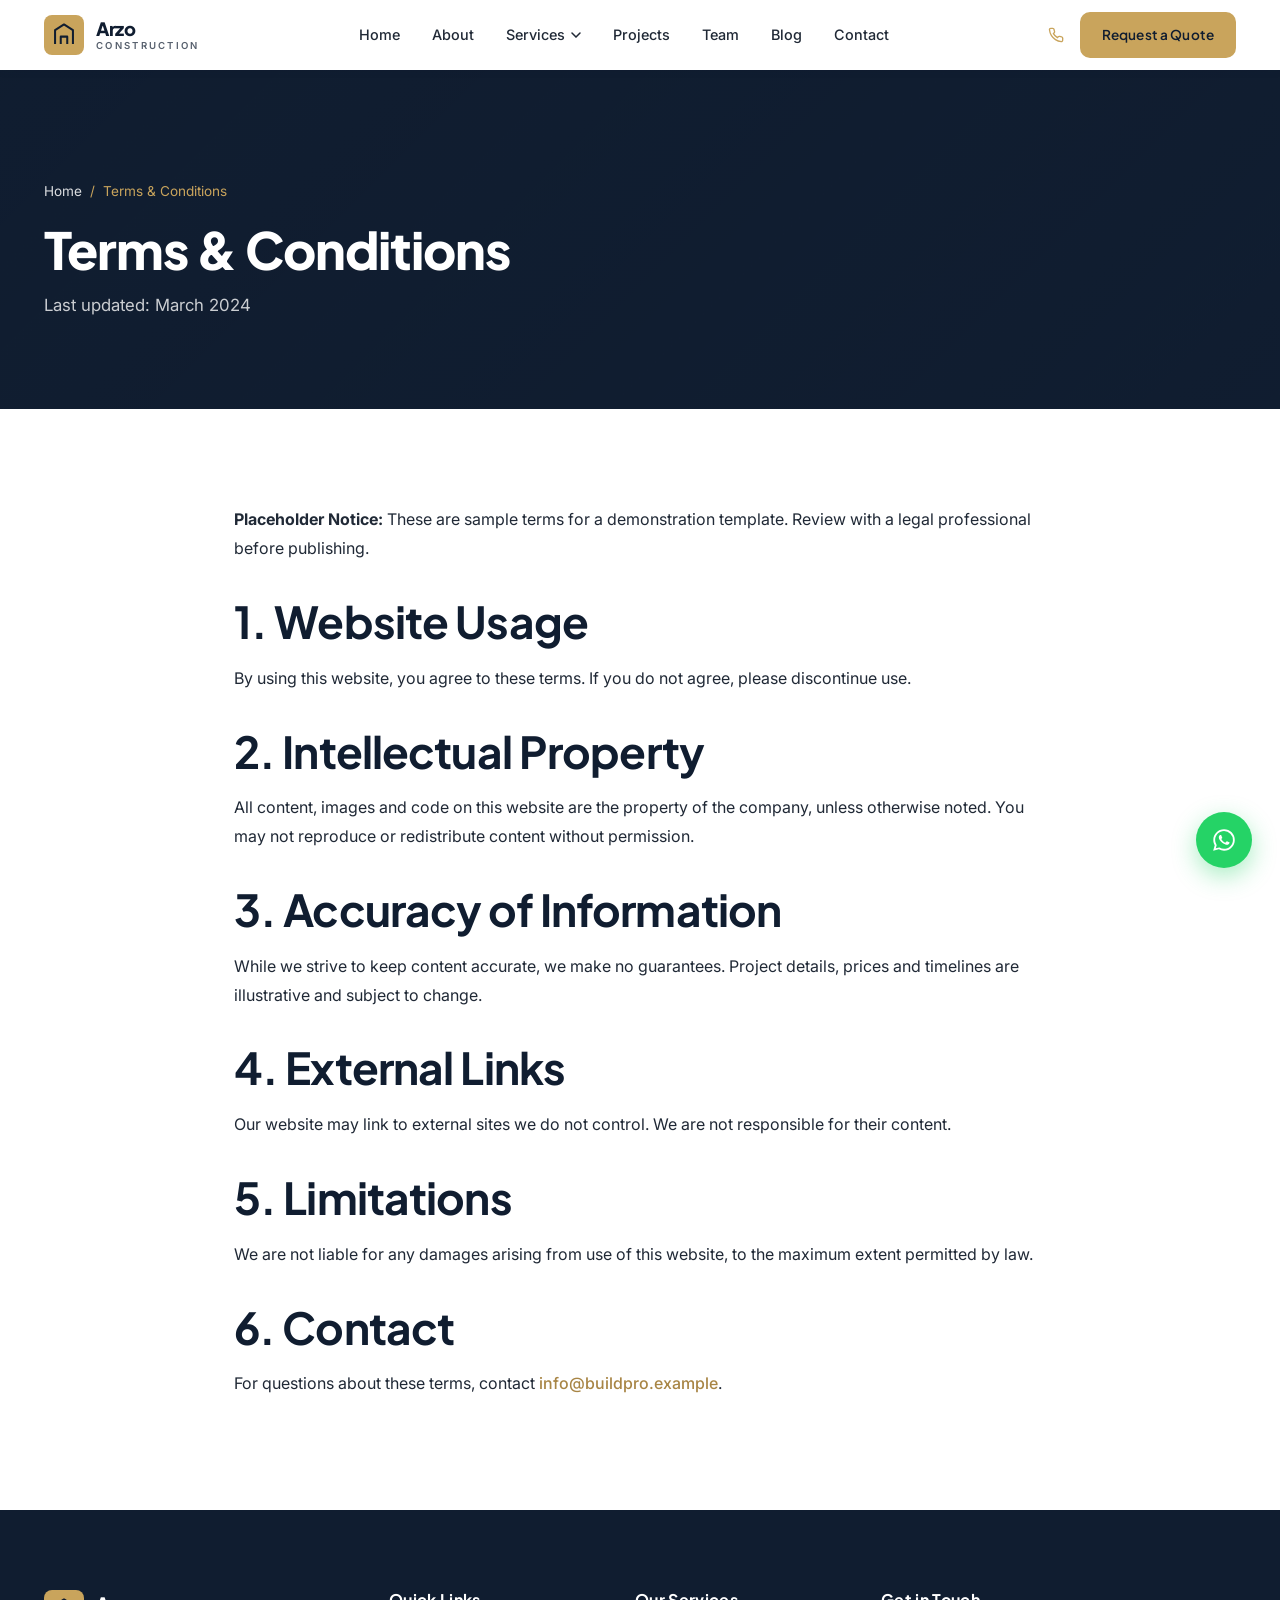
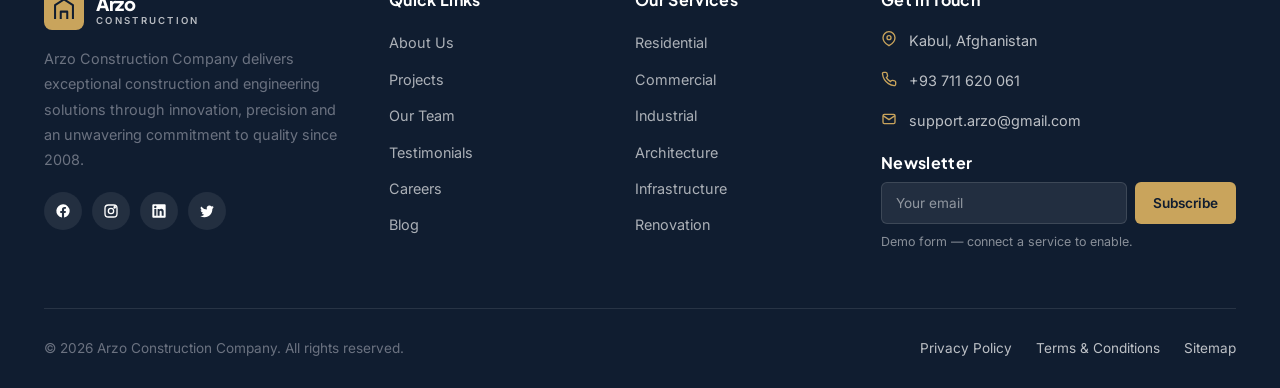
<file: terms.html>
<!DOCTYPE html>
<html lang="en">
<head>
<meta charset="UTF-8">
<meta name="viewport" content="width=device-width, initial-scale=1.0">
<title>Terms & Conditions | BuildPro Construction</title>
<meta name="description" content="Terms and Conditions for BuildPro Construction's website.">
<link rel="icon" type="image/svg+xml" href="data:image/svg+xml,%3Csvg xmlns='http://www.w3.org/2000/svg' viewBox='0 0 32 32'%3E%3Crect width='32' height='32' fill='%23101D30' rx='6'/%3E%3Cpath d='M6 26V11L16 5l10 6v15' stroke='%23C9A45C' stroke-width='2.5' fill='none'/%3E%3C/svg%3E">
<link rel="preconnect" href="https://fonts.googleapis.com">
<link rel="preconnect" href="https://fonts.gstatic.com" crossorigin>
<link href="https://fonts.googleapis.com/css2?family=Inter:wght@400;500;600;700&family=Plus+Jakarta+Sans:wght@500;600;700;800&display=swap" rel="stylesheet">
<link rel="stylesheet" href="css/style.css">
<link rel="stylesheet" href="css/animations.css">
<link rel="stylesheet" href="css/responsive.css">
</head>
<body data-page="terms">
<main>

<section class="page-hero">
  <div class="container">
    <nav class="breadcrumb"><a href="index.html">Home</a> <span>/</span> <span>Terms & Conditions</span></nav>
    <h1>Terms & Conditions</h1>
    <p>Last updated: March 2024</p>
  </div>
</section>

<section class="section">
  <div class="container legal-page">
    <div class="rich-text">
      <p><strong>Placeholder Notice:</strong> These are sample terms for a demonstration template. Review with a legal professional before publishing.</p>
      <h2>1. Website Usage</h2>
      <p>By using this website, you agree to these terms. If you do not agree, please discontinue use.</p>
      <h2>2. Intellectual Property</h2>
      <p>All content, images and code on this website are the property of the company, unless otherwise noted. You may not reproduce or redistribute content without permission.</p>
      <h2>3. Accuracy of Information</h2>
      <p>While we strive to keep content accurate, we make no guarantees. Project details, prices and timelines are illustrative and subject to change.</p>
      <h2>4. External Links</h2>
      <p>Our website may link to external sites we do not control. We are not responsible for their content.</p>
      <h2>5. Limitations</h2>
      <p>We are not liable for any damages arising from use of this website, to the maximum extent permitted by law.</p>
      <h2>6. Contact</h2>
      <p>For questions about these terms, contact <a href="mailto:info@buildpro.example">info@buildpro.example</a>.</p>
    </div>
  </div>
</section>

</main>
<script src="js/configuration.js"></script>
<script src="js/components.js"></script>
<script src="js/render.js"></script>
<script src="js/main.js"></script>
<script src="js/forms.js"></script>
<script src="js/projects.js"></script>
</body>
</html>
</file>
<file: css/style.css>
/* ============================================================
   BuildPro Construction — Core Stylesheet
   Developed by Arzo Technology
   ============================================================ */

:root{
  --primary:#101D30; --primary-lt:#1a2d47; --primary-dk:#0a1421;
  --secondary:#C9A45C; --secondary-lt:#d9be85; --secondary-dk:#a88545;
  --white:#fff; --bg-light:#F3F5F7; --bg-dark:#0B1626;
  --text:#202936; --muted:#6B7280; --border:#E5E7EB; --border-dk:rgba(255,255,255,.12);
  --r-sm:6px; --r-md:10px; --r-lg:16px; --r-xl:24px;
  --sh-sm:0 2px 8px rgba(16,29,48,.06);
  --sh-md:0 8px 24px rgba(16,29,48,.08);
  --sh-lg:0 20px 50px rgba(16,29,48,.14);
  --ease:all .3s cubic-bezier(.4,0,.2,1);
  --container:1240px;
  --font-h:'Plus Jakarta Sans',system-ui,sans-serif;
  --font-b:'Inter',system-ui,sans-serif;
}

*,*::before,*::after{box-sizing:border-box;margin:0;padding:0}
html{scroll-behavior:smooth;-webkit-text-size-adjust:100%}
body{
  font-family:var(--font-b);color:var(--text);background:var(--white);
  font-size:16px;line-height:1.65;-webkit-font-smoothing:antialiased;
  overflow-x:hidden;
}
img{max-width:100%;display:block;height:auto}
a{color:inherit;text-decoration:none;transition:var(--ease)}
ul{list-style:none}
button{font-family:inherit;cursor:pointer;border:none;background:none}
input,textarea,select{font-family:inherit;font-size:inherit}
::selection{background:var(--secondary);color:var(--primary)}

h1,h2,h3,h4,h5{font-family:var(--font-h);font-weight:700;line-height:1.2;color:var(--primary);letter-spacing:-.02em}
h1{font-size:clamp(2.2rem,5vw,4rem);font-weight:800;line-height:1.08}
h2{font-size:clamp(1.8rem,3.5vw,2.75rem)}
h3{font-size:clamp(1.2rem,2vw,1.5rem)}
h4{font-size:1.1rem}
p{color:var(--muted)}

.container{width:100%;max-width:var(--container);margin:0 auto;padding:0 24px}
.section{padding:96px 0}
.section-sm{padding:64px 0}
.section-dark{background:var(--primary);color:#fff}
.section-dark h1,.section-dark h2,.section-dark h3,.section-dark h4{color:#fff}
.section-dark p{color:rgba(255,255,255,.72)}
.section-light{background:var(--bg-light)}

/* --- Section Heading --- */
.section-head{max-width:720px;margin-bottom:56px}
.section-head.center{margin-left:auto;margin-right:auto;text-align:center}
.eyebrow{
  display:inline-flex;align-items:center;gap:10px;
  font-family:var(--font-h);font-size:.78rem;font-weight:700;
  letter-spacing:.18em;text-transform:uppercase;color:var(--secondary);
  margin-bottom:16px;
}
.eyebrow::before{content:"";width:32px;height:2px;background:var(--secondary)}
.section-head.center .eyebrow::before{display:none}
.section-head h2{margin-bottom:18px}
.section-head p{font-size:1.05rem;max-width:620px}
.section-head.center p{margin-left:auto;margin-right:auto}

/* --- Buttons --- */
.btn{
  display:inline-flex;align-items:center;justify-content:center;gap:10px;
  padding:14px 28px;font-family:var(--font-h);font-weight:600;font-size:.92rem;
  border-radius:var(--r-md);transition:var(--ease);
  white-space:nowrap;letter-spacing:.01em;cursor:pointer;
  border:2px solid transparent;position:relative;overflow:hidden;
}
.btn svg{transition:var(--ease)}
.btn:hover svg{transform:translateX(3px)}
.btn-primary{background:var(--secondary);color:var(--primary);border-color:var(--secondary)}
.btn-primary:hover{background:var(--secondary-lt);border-color:var(--secondary-lt);transform:translateY(-2px);box-shadow:0 10px 24px rgba(201,164,92,.35)}
.btn-outline{background:transparent;color:var(--primary);border-color:var(--primary)}
.btn-outline:hover{background:var(--primary);color:#fff;transform:translateY(-2px)}
.btn-outline-light{background:transparent;color:#fff;border-color:rgba(255,255,255,.5)}
.btn-outline-light:hover{background:#fff;color:var(--primary);border-color:#fff}
.btn-dark{background:var(--primary);color:#fff}
.btn-dark:hover{background:var(--primary-lt);transform:translateY(-2px);box-shadow:var(--sh-md)}
.btn-sm{padding:10px 20px;font-size:.85rem}
.btn-lg{padding:16px 36px;font-size:1rem}

/* --- HEADER --- */
.site-header{
  position:fixed;top:0;left:0;right:0;z-index:1000;
  padding:20px 0;transition:var(--ease);
  background:transparent;
}
.site-header.scrolled{background:var(--white);padding:12px 0;box-shadow:var(--sh-sm)}
.site-header.solid{background:var(--white);padding:12px 0;box-shadow:var(--sh-sm)}
.header-inner{display:flex;align-items:center;justify-content:space-between;gap:32px}

.brand{display:flex;align-items:center;gap:12px;flex-shrink:0}
.brand-mark{width:40px;height:40px;display:grid;place-items:center;background:var(--secondary);color:var(--primary);border-radius:8px;flex-shrink:0}
.brand-text{display:flex;flex-direction:column;line-height:1.1;color:#fff}
.scrolled .brand-text,.solid .brand-text{color:var(--primary)}
.brand-text strong{font-family:var(--font-h);font-weight:800;font-size:1.15rem;letter-spacing:-.02em}
.brand-text em{font-style:normal;font-size:.6rem;letter-spacing:.24em;font-weight:600;opacity:.7;margin-top:2px}

.main-nav ul{display:flex;align-items:center;gap:4px}
.main-nav a{
  display:flex;align-items:center;gap:6px;
  padding:10px 14px;font-size:.9rem;font-weight:500;color:#fff;
  border-radius:var(--r-sm);transition:var(--ease);
}
.scrolled .main-nav a,.solid .main-nav a{color:var(--text)}
.main-nav a:hover,.main-nav a.active{color:var(--secondary)}
.scrolled .main-nav a:hover,.scrolled .main-nav a.active,
.solid .main-nav a:hover,.solid .main-nav a.active{color:var(--secondary-dk);background:rgba(201,164,92,.08)}

.has-dropdown{position:relative}
.dropdown{
  position:absolute;top:100%;left:0;min-width:220px;background:var(--white);
  border-radius:var(--r-md);box-shadow:var(--sh-lg);padding:10px;
  opacity:0;visibility:hidden;transform:translateY(8px);transition:var(--ease);
  border:1px solid var(--border);
}
.has-dropdown:hover .dropdown{opacity:1;visibility:visible;transform:translateY(0)}
.dropdown a{color:var(--text);padding:10px 14px;border-radius:var(--r-sm);font-size:.88rem}
.dropdown a:hover{background:var(--bg-light);color:var(--secondary-dk)}

.header-actions{display:flex;align-items:center;gap:16px}
.header-phone{
  display:flex;align-items:center;gap:8px;font-size:.85rem;font-weight:600;
  color:#fff;padding:8px 0;
}
.scrolled .header-phone,.solid .header-phone{color:var(--primary)}
.header-phone svg{color:var(--secondary)}
.header-phone span{display:none}

.nav-toggle{
  display:none;width:44px;height:44px;flex-direction:column;justify-content:center;
  align-items:center;gap:5px;border-radius:var(--r-sm);
}
.nav-toggle span{
  width:22px;height:2px;background:#fff;border-radius:2px;
  transition:var(--ease);transform-origin:center;
}
.scrolled .nav-toggle span,.solid .nav-toggle span{background:var(--primary)}
.nav-toggle.active span:nth-child(1){transform:translateY(7px) rotate(45deg)}
.nav-toggle.active span:nth-child(2){opacity:0}
.nav-toggle.active span:nth-child(3){transform:translateY(-7px) rotate(-45deg)}

/* --- HERO --- */
.hero{
  position:relative;min-height:100vh;display:flex;align-items:center;
  padding:140px 0 90px;overflow:hidden;color:#fff;
}
.hero::before{
  content:"";position:absolute;inset:0;
  background:linear-gradient(180deg,rgba(16,29,48,.78) 0%,rgba(16,29,48,.55) 50%,rgba(16,29,48,.88) 100%);
  z-index:1;
}
.hero-bg{position:absolute;inset:0;z-index:0}
.hero-bg img{width:100%;height:100%;object-fit:cover;object-position:center}
.hero-content{position:relative;z-index:2;max-width:820px}
.hero .eyebrow{color:var(--secondary)}
.hero .eyebrow::before{background:var(--secondary)}
.hero h1{color:#fff;margin-bottom:24px}
.hero h1 span{color:var(--secondary)}
.hero p{color:rgba(255,255,255,.82);font-size:1.12rem;max-width:620px;margin-bottom:36px}
.hero-cta{display:flex;flex-wrap:wrap;gap:16px;margin-bottom:56px}
.hero-badges{
  display:flex;flex-wrap:wrap;gap:36px;padding-top:36px;
  border-top:1px solid rgba(255,255,255,.18);
}
.hero-badge{display:flex;flex-direction:column;gap:4px}
.hero-badge strong{font-family:var(--font-h);font-size:1.65rem;font-weight:800;color:var(--secondary)}
.hero-badge span{font-size:.82rem;color:rgba(255,255,255,.72);letter-spacing:.04em}

/* --- INNER PAGE HERO --- */
.page-hero{
  position:relative;padding:180px 0 90px;color:#fff;
  background:var(--primary);overflow:hidden;
}
.page-hero::before{
  content:"";position:absolute;inset:0;
  background:linear-gradient(135deg,rgba(16,29,48,.94),rgba(16,29,48,.78)),
             url("https://images.unsplash.com/photo-1541888946425-d81bb19240f5?auto=format&fit=crop&w=1920&q=80");
  background-size:cover;background-position:center;z-index:0;
}
.page-hero .container{position:relative;z-index:1}
.page-hero h1{color:#fff;font-size:clamp(2rem,4vw,3.25rem);margin-bottom:14px}
.page-hero p{color:rgba(255,255,255,.78);max-width:620px;font-size:1.05rem}
.breadcrumb{display:flex;flex-wrap:wrap;gap:8px;font-size:.85rem;margin-bottom:20px;color:rgba(255,255,255,.65)}
.breadcrumb a{color:rgba(255,255,255,.85)}
.breadcrumb a:hover{color:var(--secondary)}
.breadcrumb span{color:var(--secondary)}

/* --- ABOUT / INTRO --- */
.about-grid{display:grid;grid-template-columns:1fr 1fr;gap:72px;align-items:center}
.about-media{position:relative}
.about-media img{width:100%;border-radius:var(--r-lg);box-shadow:var(--sh-lg);aspect-ratio:4/5;object-fit:cover}
.about-media .float-card{
  position:absolute;bottom:-32px;right:-24px;background:var(--secondary);color:var(--primary);
  padding:24px 28px;border-radius:var(--r-md);box-shadow:var(--sh-lg);min-width:200px;
}
.about-media .float-card strong{display:block;font-family:var(--font-h);font-size:2.4rem;font-weight:800;line-height:1}
.about-media .float-card span{font-size:.82rem;font-weight:600;letter-spacing:.04em;margin-top:4px;display:block}
.about-body h2{margin-bottom:20px}
.about-body p{margin-bottom:18px}
.about-highlights{display:grid;grid-template-columns:1fr 1fr;gap:16px;margin:28px 0 32px}
.about-highlight{display:flex;align-items:center;gap:12px;font-size:.92rem;font-weight:500;color:var(--text)}
.about-highlight svg{color:var(--secondary);flex-shrink:0}

/* --- STATS --- */
.stats-grid{display:grid;grid-template-columns:repeat(4,1fr);gap:32px;text-align:center}
.stat{padding:32px 16px;position:relative}
.stat:not(:last-child)::after{
  content:"";position:absolute;right:-16px;top:20%;height:60%;width:1px;background:var(--border-dk);
}
.stat strong{
  display:block;font-family:var(--font-h);font-size:clamp(2.4rem,4vw,3.5rem);
  font-weight:800;color:var(--secondary);line-height:1;margin-bottom:10px;letter-spacing:-.02em;
}
.stat span{font-size:.9rem;color:rgba(255,255,255,.72);font-weight:500;letter-spacing:.02em}

/* --- SERVICE CARD --- */
.services-grid{display:grid;grid-template-columns:repeat(3,1fr);gap:32px}
.service-card{
  background:#fff;border-radius:var(--r-lg);overflow:hidden;
  border:1px solid var(--border);transition:var(--ease);position:relative;
  display:flex;flex-direction:column;
}
.service-card:hover{transform:translateY(-6px);box-shadow:var(--sh-lg);border-color:transparent}
.service-card-img{aspect-ratio:16/10;overflow:hidden;position:relative}
.service-card-img img{width:100%;height:100%;object-fit:cover;transition:transform .6s ease}
.service-card:hover .service-card-img img{transform:scale(1.06)}
.service-card-img::after{
  content:"";position:absolute;inset:0;
  background:linear-gradient(180deg,transparent 40%,rgba(16,29,48,.5));
}
.service-icon{
  position:absolute;bottom:16px;left:24px;width:52px;height:52px;
  background:var(--secondary);color:var(--primary);border-radius:12px;
  display:grid;place-items:center;z-index:1;
}
.service-card-body{padding:28px 28px 32px;flex:1;display:flex;flex-direction:column}
.service-card h3{font-size:1.2rem;margin-bottom:12px}
.service-card p{font-size:.92rem;line-height:1.7;margin-bottom:20px;flex:1}
.service-link{
  display:inline-flex;align-items:center;gap:6px;font-family:var(--font-h);
  font-size:.86rem;font-weight:600;color:var(--primary);letter-spacing:.02em;
}
.service-link svg{transition:var(--ease)}
.service-link:hover{color:var(--secondary-dk)}
.service-link:hover svg{transform:translateX(4px)}

/* --- PROJECT CARDS --- */
.projects-grid{display:grid;grid-template-columns:repeat(3,1fr);gap:28px}
.project-card{
  position:relative;border-radius:var(--r-lg);overflow:hidden;
  aspect-ratio:4/5;cursor:pointer;isolation:isolate;
}
.project-card img{width:100%;height:100%;object-fit:cover;transition:transform .7s ease}
.project-card:hover img{transform:scale(1.05)}
.project-card::after{
  content:"";position:absolute;inset:0;
  background:linear-gradient(180deg,transparent 40%,rgba(16,29,48,.05) 55%,rgba(16,29,48,.95) 100%);
  z-index:1;
}
.project-card-body{
  position:absolute;left:0;right:0;bottom:0;padding:28px;z-index:2;
  color:#fff;transform:translateY(0);transition:var(--ease);
}
.project-card .pcat{
  display:inline-block;font-size:.72rem;letter-spacing:.16em;text-transform:uppercase;
  font-weight:600;color:var(--secondary);margin-bottom:10px;
}
.project-card h3{color:#fff;font-size:1.25rem;margin-bottom:8px}
.project-card .pmeta{
  display:flex;gap:16px;font-size:.82rem;color:rgba(255,255,255,.72);
  margin-bottom:16px;flex-wrap:wrap;
}
.project-card .pmeta span{display:flex;align-items:center;gap:6px}
.project-card .pview{
  display:inline-flex;align-items:center;gap:8px;
  font-family:var(--font-h);font-weight:600;font-size:.86rem;color:#fff;
  border-bottom:1px solid rgba(255,255,255,.3);padding-bottom:4px;
  transition:var(--ease);
}
.project-card:hover .pview{color:var(--secondary);border-color:var(--secondary)}

/* Filters */
.filters{display:flex;flex-wrap:wrap;gap:10px;justify-content:center;margin-bottom:48px}
.filter-btn{
  padding:10px 22px;font-family:var(--font-h);font-weight:600;font-size:.85rem;
  border-radius:30px;color:var(--muted);background:var(--bg-light);
  border:1px solid transparent;transition:var(--ease);
}
.filter-btn:hover{background:#fff;color:var(--primary);border-color:var(--border)}
.filter-btn.active{background:var(--primary);color:#fff;border-color:var(--primary)}

/* --- WHY CHOOSE US --- */
.features-grid{display:grid;grid-template-columns:repeat(3,1fr);gap:28px}
.feature{
  padding:36px;background:#fff;border-radius:var(--r-lg);
  border:1px solid var(--border);transition:var(--ease);
}
.feature:hover{box-shadow:var(--sh-md);border-color:transparent;transform:translateY(-4px)}
.feature-icon{
  width:56px;height:56px;border-radius:12px;
  background:rgba(201,164,92,.12);color:var(--secondary-dk);
  display:grid;place-items:center;margin-bottom:20px;
}
.feature h3{font-size:1.15rem;margin-bottom:10px}
.feature p{font-size:.92rem;line-height:1.7}

/* --- PROCESS TIMELINE --- */
.process-timeline{display:grid;grid-template-columns:repeat(5,1fr);gap:24px;position:relative}
.process-timeline::before{
  content:"";position:absolute;top:32px;left:6%;right:6%;height:2px;
  background:linear-gradient(90deg,var(--border) 0%,var(--secondary) 50%,var(--border) 100%);
}
.step{text-align:center;position:relative;padding-top:0}
.step-num{
  width:64px;height:64px;border-radius:50%;background:#fff;color:var(--primary);
  display:grid;place-items:center;font-family:var(--font-h);font-weight:800;font-size:1.3rem;
  margin:0 auto 20px;position:relative;z-index:1;
  border:2px solid var(--secondary);box-shadow:0 0 0 6px #fff;
}
.step h4{font-size:1rem;margin-bottom:8px}
.step p{font-size:.85rem;line-height:1.65}

/* --- HIGHLIGHT --- */
.highlight{position:relative;min-height:520px;display:flex;align-items:center;color:#fff;overflow:hidden}
.highlight::before{
  content:"";position:absolute;inset:0;
  background:linear-gradient(90deg,rgba(16,29,48,.92) 0%,rgba(16,29,48,.6) 60%,rgba(16,29,48,.3) 100%);
  z-index:1;
}
.highlight img{position:absolute;inset:0;width:100%;height:100%;object-fit:cover;z-index:0}
.highlight-inner{position:relative;z-index:2;max-width:640px;padding:80px 0}
.highlight h2{color:#fff;margin-bottom:18px}
.highlight p{color:rgba(255,255,255,.82);margin-bottom:28px;font-size:1.05rem}
.highlight-meta{display:flex;flex-wrap:wrap;gap:32px;margin-bottom:32px}
.highlight-meta div span{display:block;font-size:.75rem;letter-spacing:.14em;text-transform:uppercase;color:var(--secondary);margin-bottom:4px;font-weight:600}
.highlight-meta div strong{color:#fff;font-family:var(--font-h);font-size:1rem}

/* --- TESTIMONIALS --- */
.testimonials-grid{display:grid;grid-template-columns:repeat(3,1fr);gap:28px}
.testimonial{
  background:#fff;padding:36px 32px;border-radius:var(--r-lg);
  border:1px solid var(--border);position:relative;transition:var(--ease);
}
.testimonial:hover{box-shadow:var(--sh-md);border-color:transparent;transform:translateY(-4px)}
.testimonial .quote-mark{
  font-family:Georgia,serif;font-size:5rem;line-height:.8;color:var(--secondary);
  opacity:.25;position:absolute;top:16px;right:24px;
}
.stars{display:flex;gap:3px;color:var(--secondary);margin-bottom:16px}
.testimonial p{color:var(--text);font-size:.98rem;line-height:1.75;margin-bottom:24px;font-style:italic}
.testimonial-author{display:flex;align-items:center;gap:14px;padding-top:20px;border-top:1px solid var(--border)}
.testimonial-author img{width:52px;height:52px;border-radius:50%;object-fit:cover}
.testimonial-author strong{display:block;font-family:var(--font-h);color:var(--primary);font-size:.95rem}
.testimonial-author span{font-size:.8rem;color:var(--muted)}

/* --- CTA --- */
.cta-section{
  position:relative;padding:100px 0;text-align:center;color:#fff;overflow:hidden;
}
.cta-section::before{
  content:"";position:absolute;inset:0;
  background:linear-gradient(rgba(16,29,48,.9),rgba(16,29,48,.9)),
             url("https://images.unsplash.com/photo-1504307651254-35680f356dfd?auto=format&fit=crop&w=1920&q=80");
  background-size:cover;background-position:center;z-index:0;
}
.cta-inner{position:relative;z-index:1;max-width:760px;margin:0 auto}
.cta-section h2{color:#fff;margin-bottom:16px;font-size:clamp(1.8rem,3.5vw,2.75rem)}
.cta-section p{color:rgba(255,255,255,.82);margin-bottom:36px;font-size:1.1rem}
.cta-buttons{display:flex;gap:16px;justify-content:center;flex-wrap:wrap}

/* --- BLOG CARDS --- */
.blog-grid{display:grid;grid-template-columns:repeat(3,1fr);gap:28px}
.blog-card{
  background:#fff;border-radius:var(--r-lg);overflow:hidden;
  border:1px solid var(--border);transition:var(--ease);display:flex;flex-direction:column;
}
.blog-card:hover{transform:translateY(-5px);box-shadow:var(--sh-md);border-color:transparent}
.blog-card-img{aspect-ratio:16/10;overflow:hidden}
.blog-card-img img{width:100%;height:100%;object-fit:cover;transition:transform .6s ease}
.blog-card:hover .blog-card-img img{transform:scale(1.05)}
.blog-card-body{padding:24px;display:flex;flex-direction:column;flex:1}
.blog-meta{display:flex;align-items:center;gap:12px;font-size:.78rem;color:var(--muted);margin-bottom:12px;flex-wrap:wrap}
.blog-meta .cat{color:var(--secondary-dk);font-weight:600;letter-spacing:.06em;text-transform:uppercase}
.blog-meta .dot{width:3px;height:3px;background:var(--muted);border-radius:50%}
.blog-card h3{font-size:1.12rem;margin-bottom:12px;line-height:1.4}
.blog-card h3 a:hover{color:var(--secondary-dk)}
.blog-card p{font-size:.9rem;line-height:1.65;margin-bottom:16px;flex:1}

/* --- TEAM --- */
.team-grid{display:grid;grid-template-columns:repeat(3,1fr);gap:32px}
.team-card{background:#fff;border-radius:var(--r-lg);overflow:hidden;border:1px solid var(--border);transition:var(--ease)}
.team-card:hover{transform:translateY(-5px);box-shadow:var(--sh-lg);border-color:transparent}
.team-img{aspect-ratio:1/1;overflow:hidden;position:relative}
.team-img img{width:100%;height:100%;object-fit:cover;transition:transform .6s ease}
.team-card:hover .team-img img{transform:scale(1.05)}
.team-img .social-overlay{
  position:absolute;inset:0;background:rgba(16,29,48,.85);
  display:flex;align-items:center;justify-content:center;gap:12px;
  opacity:0;transition:var(--ease);
}
.team-card:hover .social-overlay{opacity:1}
.social-overlay a{
  width:42px;height:42px;border-radius:50%;background:var(--secondary);
  display:grid;place-items:center;color:var(--primary);transition:var(--ease);
}
.social-overlay a:hover{background:#fff;transform:translateY(-3px)}
.team-body{padding:24px;text-align:center}
.team-body h3{font-size:1.15rem;margin-bottom:4px}
.team-body .role{font-size:.82rem;color:var(--secondary-dk);font-weight:600;letter-spacing:.06em;text-transform:uppercase;margin-bottom:12px;display:block}
.team-body p{font-size:.88rem;line-height:1.6}

/* --- FAQ --- */
.faq-list{max-width:860px;margin:0 auto}
.faq-item{
  background:#fff;border:1px solid var(--border);border-radius:var(--r-md);
  margin-bottom:14px;overflow:hidden;transition:var(--ease);
}
.faq-item[open]{border-color:var(--secondary);box-shadow:var(--sh-sm)}
.faq-item summary{
  padding:22px 28px;font-family:var(--font-h);font-weight:600;font-size:1rem;
  color:var(--primary);cursor:pointer;display:flex;justify-content:space-between;
  align-items:center;gap:20px;list-style:none;transition:var(--ease);
}
.faq-item summary::-webkit-details-marker{display:none}
.faq-item summary::after{
  content:"+";font-size:1.5rem;color:var(--secondary);font-weight:400;
  transition:var(--ease);flex-shrink:0;
}
.faq-item[open] summary::after{transform:rotate(45deg)}
.faq-item summary:hover{color:var(--secondary-dk)}
.faq-answer{padding:0 28px 24px;font-size:.94rem;line-height:1.75;color:var(--muted)}

/* --- CONTACT --- */
.contact-grid{display:grid;grid-template-columns:1fr 1.3fr;gap:56px}
.contact-info-card{
  background:var(--primary);color:#fff;padding:48px;border-radius:var(--r-lg);
}
.contact-info-card h3{color:#fff;margin-bottom:12px;font-size:1.4rem}
.contact-info-card>p{color:rgba(255,255,255,.72);margin-bottom:32px;font-size:.95rem}
.contact-item{display:flex;gap:16px;margin-bottom:24px}
.contact-item .ci-icon{
  width:44px;height:44px;border-radius:10px;background:rgba(201,164,92,.15);
  color:var(--secondary);display:grid;place-items:center;flex-shrink:0;
}
.contact-item strong{display:block;font-family:var(--font-h);color:#fff;font-size:.85rem;letter-spacing:.08em;text-transform:uppercase;margin-bottom:4px}
.contact-item a,.contact-item span{color:rgba(255,255,255,.85);font-size:.95rem}
.contact-item a:hover{color:var(--secondary)}
.contact-socials{display:flex;gap:10px;margin-top:32px;padding-top:32px;border-top:1px solid rgba(255,255,255,.15)}
.contact-socials a{
  width:40px;height:40px;border-radius:50%;background:rgba(255,255,255,.08);
  display:grid;place-items:center;color:#fff;transition:var(--ease);
}
.contact-socials a:hover{background:var(--secondary);color:var(--primary)}

/* --- FORMS --- */
.form-card{background:#fff;padding:44px;border-radius:var(--r-lg);border:1px solid var(--border);box-shadow:var(--sh-sm)}
.form-row{display:grid;grid-template-columns:1fr 1fr;gap:20px;margin-bottom:20px}
.form-group{margin-bottom:20px;position:relative}
.form-group label{
  display:block;font-family:var(--font-h);font-size:.82rem;font-weight:600;
  color:var(--primary);margin-bottom:8px;letter-spacing:.02em;
}
.form-group label .req{color:#d33}
.form-control{
  width:100%;padding:14px 16px;border:1px solid var(--border);border-radius:var(--r-sm);
  background:#fff;color:var(--text);font-size:.94rem;transition:var(--ease);
}
.form-control:focus{outline:none;border-color:var(--secondary);box-shadow:0 0 0 3px rgba(201,164,92,.15)}
.form-control.error{border-color:#d33}
.form-control::placeholder{color:#9ca3af}
textarea.form-control{resize:vertical;min-height:120px}
select.form-control{appearance:none;background-image:url("data:image/svg+xml;utf8,<svg xmlns='http://www.w3.org/2000/svg' width='12' height='8' viewBox='0 0 12 8' fill='none'><path d='M1 1l5 5 5-5' stroke='%236B7280' stroke-width='1.8' stroke-linecap='round'/></svg>");background-repeat:no-repeat;background-position:right 16px center;padding-right:40px}
.error-msg{display:none;color:#d33;font-size:.78rem;margin-top:6px}
.error-msg.show{display:block}
.form-note{
  font-size:.82rem;color:var(--muted);margin-bottom:20px;padding:14px 16px;
  background:rgba(201,164,92,.08);border-left:3px solid var(--secondary);border-radius:var(--r-sm);
}
.form-success{
  padding:16px 20px;border-radius:var(--r-sm);margin-bottom:20px;
  background:#ecfdf5;color:#065f46;border:1px solid #a7f3d0;font-size:.9rem;display:none;
}
.form-success.show{display:block}
.form-error-box{
  padding:16px 20px;border-radius:var(--r-sm);margin-bottom:20px;
  background:#fef2f2;color:#991b1b;border:1px solid #fecaca;font-size:.9rem;display:none;
}
.form-error-box.show{display:block}
.btn-loading{opacity:.7;pointer-events:none}
.btn-loading::after{
  content:"";width:14px;height:14px;border:2px solid rgba(255,255,255,.4);
  border-top-color:#fff;border-radius:50%;animation:spin .7s linear infinite;margin-left:8px;
}
@keyframes spin{to{transform:rotate(360deg)}}

/* --- FOOTER --- */
.site-footer{background:var(--primary);color:rgba(255,255,255,.72);padding:80px 0 0}
.footer-grid{display:grid;grid-template-columns:1.5fr 1fr 1fr 1.3fr;gap:48px;padding-bottom:56px}
.footer-col h4{color:#fff;font-size:1rem;margin-bottom:20px;letter-spacing:.02em}
.footer-col ul{display:flex;flex-direction:column;gap:10px}
.footer-col ul a{font-size:.9rem;color:rgba(255,255,255,.65);transition:var(--ease)}
.footer-col ul a:hover{color:var(--secondary);padding-left:4px}
.footer-brand{margin-bottom:16px;display:flex;align-items:center;gap:12px}
.footer-brand .brand-text{color:#fff}
.footer-brand .brand-text strong{color:#fff}
.footer-col>p{font-size:.9rem;line-height:1.75;margin-bottom:20px}
.social-links{display:flex;gap:10px;margin-top:20px}
.social-links a{
  width:38px;height:38px;border-radius:50%;background:rgba(255,255,255,.08);
  display:grid;place-items:center;color:#fff;transition:var(--ease);
}
.social-links a:hover{background:var(--secondary);color:var(--primary);transform:translateY(-3px)}
.footer-contact-item{display:flex;gap:12px;margin-bottom:16px;font-size:.9rem}
.footer-contact-item svg{color:var(--secondary);flex-shrink:0;margin-top:2px}
.footer-contact-item a{color:rgba(255,255,255,.72)}
.footer-contact-item a:hover{color:var(--secondary)}
.newsletter{margin-top:20px}
.newsletter-form{display:flex;gap:8px;margin-top:10px}
.newsletter-form input{
  flex:1;padding:12px 14px;border-radius:var(--r-sm);
  background:rgba(255,255,255,.08);border:1px solid rgba(255,255,255,.12);
  color:#fff;font-size:.85rem;
}
.newsletter-form input::placeholder{color:rgba(255,255,255,.5)}
.newsletter-form input:focus{outline:none;border-color:var(--secondary)}
.newsletter-form button{
  background:var(--secondary);color:var(--primary);padding:0 18px;
  border-radius:var(--r-sm);font-weight:600;font-size:.85rem;
}
.newsletter-form button:hover{background:var(--secondary-lt)}
.newsletter-note{font-size:.78rem;color:rgba(255,255,255,.5);margin-top:8px}
.footer-bottom{
  border-top:1px solid rgba(255,255,255,.1);padding:28px 0;
  display:flex;justify-content:space-between;align-items:center;flex-wrap:wrap;gap:16px;
  font-size:.85rem;
}
.footer-bottom ul{display:flex;gap:24px}
.footer-bottom a:hover{color:var(--secondary)}

/* --- BACK TO TOP & WHATSAPP --- */
.back-to-top{
  position:fixed;bottom:100px;right:28px;width:48px;height:48px;border-radius:50%;
  background:var(--primary);color:#fff;display:grid;place-items:center;
  opacity:0;visibility:hidden;transform:translateY(10px);
  transition:var(--ease);z-index:998;box-shadow:var(--sh-md);
}
.back-to-top.show{opacity:1;visibility:visible;transform:translateY(0)}
.back-to-top:hover{background:var(--secondary);color:var(--primary)}
.whatsapp-float{
  position:fixed;bottom:32px;right:28px;width:56px;height:56px;border-radius:50%;
  background:#25D366;color:#fff;display:grid;place-items:center;z-index:999;
  box-shadow:0 8px 24px rgba(37,211,102,.4);transition:var(--ease);
}
.whatsapp-float:hover{transform:scale(1.1);box-shadow:0 12px 32px rgba(37,211,102,.5)}

/* --- LIGHTBOX --- */
.lightbox{
  position:fixed;inset:0;background:rgba(16,29,48,.95);z-index:2000;
  display:none;align-items:center;justify-content:center;padding:32px;
}
.lightbox.open{display:flex}
.lightbox img{max-width:90%;max-height:85vh;object-fit:contain;border-radius:var(--r-md)}
.lightbox-close{
  position:absolute;top:24px;right:24px;width:48px;height:48px;
  border-radius:50%;background:rgba(255,255,255,.1);color:#fff;
  display:grid;place-items:center;transition:var(--ease);
}
.lightbox-close:hover{background:var(--secondary);color:var(--primary)}

/* --- PAGINATION / PAGER --- */
.pager{display:flex;justify-content:space-between;gap:16px;margin-top:56px}
.pager a{
  display:flex;flex-direction:column;gap:6px;padding:20px 24px;
  background:#fff;border:1px solid var(--border);border-radius:var(--r-md);
  flex:1;max-width:340px;transition:var(--ease);
}
.pager a:hover{border-color:var(--secondary);box-shadow:var(--sh-sm)}
.pager small{font-size:.72rem;letter-spacing:.14em;text-transform:uppercase;color:var(--secondary-dk);font-weight:600}
.pager strong{font-family:var(--font-h);font-size:.95rem;color:var(--primary)}
.pager .next{text-align:right;margin-left:auto}

/* --- UTILITY --- */
.text-center{text-align:center}
.mb-0{margin-bottom:0}
.mt-32{margin-top:32px}
.mt-48{margin-top:48px}
.grid-2{display:grid;grid-template-columns:1fr 1fr;gap:32px}
.grid-3{display:grid;grid-template-columns:repeat(3,1fr);gap:32px}
.grid-4{display:grid;grid-template-columns:repeat(4,1fr);gap:24px}
.rich-text h2{margin:32px 0 16px}
.rich-text h3{margin:24px 0 12px}
.rich-text p{margin-bottom:16px;line-height:1.8;color:var(--text)}
.rich-text ul{margin:16px 0 16px 24px;list-style:disc;color:var(--muted)}
.rich-text li{margin-bottom:8px;line-height:1.75}
.rich-text a{color:var(--secondary-dk);font-weight:500}
.rich-text a:hover{text-decoration:underline}
.legal-page{max-width:860px;margin:0 auto}

@media (hover:hover){.nav-toggle{display:none}}
/* ============ MAKE WHOLE CARDS CLICKABLE ============ */
.project-card-inner{
  display:block;
  width:100%;
  height:100%;
  position:relative;
  color:inherit;
  text-decoration:none;
}
.project-card-inner:focus-visible{
  outline:3px solid var(--secondary);
  outline-offset:2px;
  border-radius:var(--r-lg);
}
.blog-card-inner{
  display:flex;
  flex-direction:column;
  height:100%;
  color:inherit;
  text-decoration:none;
}
.blog-card-inner:focus-visible{
  outline:3px solid var(--secondary);
  outline-offset:2px;
  border-radius:var(--r-lg);
}
</file>
<file: css/animations.css>
/* ============ ANIMATIONS ============ */
.reveal{opacity:0;transform:translateY(30px);transition:opacity .7s cubic-bezier(.4,0,.2,1),transform .7s cubic-bezier(.4,0,.2,1)}
.reveal.visible{opacity:1;transform:translateY(0)}
.reveal-delay-1{transition-delay:.1s}
.reveal-delay-2{transition-delay:.2s}
.reveal-delay-3{transition-delay:.3s}

@keyframes fadeUp{from{opacity:0;transform:translateY(24px)}to{opacity:1;transform:translateY(0)}}
.anim-fade-up{animation:fadeUp .8s cubic-bezier(.4,0,.2,1) both}
.anim-fade-up-1{animation:fadeUp .8s .15s cubic-bezier(.4,0,.2,1) both}
.anim-fade-up-2{animation:fadeUp .8s .3s cubic-bezier(.4,0,.2,1) both}
.anim-fade-up-3{animation:fadeUp .8s .45s cubic-bezier(.4,0,.2,1) both}

@media (prefers-reduced-motion:reduce){
  *,*::before,*::after{animation-duration:.01ms!important;animation-iteration-count:1!important;transition-duration:.01ms!important;scroll-behavior:auto!important}
  .reveal{opacity:1;transform:none}
}
</file>
<file: css/responsive.css>
/* ============ RESPONSIVE ============ */
@media (max-width:1100px){
  .footer-grid{grid-template-columns:1fr 1fr;gap:40px}
  .services-grid,.projects-grid,.blog-grid,.team-grid,.testimonials-grid,.features-grid{grid-template-columns:repeat(2,1fr)}
  .process-timeline{grid-template-columns:repeat(3,1fr);gap:32px}
  .process-timeline::before{display:none}
  .about-grid{gap:48px}
}

@media (max-width:900px){
  .header-phone span{display:none}
  .main-nav{
    position:fixed;top:70px;left:0;right:0;bottom:0;background:var(--white);
    padding:24px;transform:translateX(100%);transition:transform .35s ease;
    overflow-y:auto;z-index:999;
  }
  .main-nav.open{transform:translateX(0)}
  .main-nav ul{flex-direction:column;align-items:stretch;gap:4px}
  .main-nav a{
    padding:14px 18px;color:var(--primary)!important;font-size:1rem;
    border-radius:var(--r-sm);justify-content:space-between;
  }
  .main-nav a.active,.main-nav a:hover{background:rgba(201,164,92,.1);color:var(--secondary-dk)!important}
  
  /* --- BULLETPROOF MOBILE MENU DROPDOWN --- */
  .dropdown {
    display: none !important; /* Forces it to take zero white space when closed */
    position: static !important;
    box-shadow: none;
    border: none;
    background: transparent;
    padding: 0;
    margin: 8px 0 8px 16px;
    opacity: 1 !important;
    visibility: visible !important;
    transform: none !important;
  }
  
  /* Only show when clicked */
  .has-dropdown.open .dropdown {
    display: flex !important;
    flex-direction: column;
    gap: 4px;
  }
  
  .dropdown a{color:var(--muted)!important;font-size:.9rem; padding: 10px 14px;}
  
  .nav-toggle{display:flex}
  .header-actions .btn-primary{display:none}
  .nav-toggle span{background:var(--primary)}

  .hero{min-height:auto;padding:130px 0 70px}
  .hero-badges{gap:24px}
  .hero-badge strong{font-size:1.3rem}
  .about-grid{grid-template-columns:1fr}
  .about-media{max-width:500px;margin:0 auto}
  .stats-grid{grid-template-columns:repeat(2,1fr);gap:24px}
  .stat::after{display:none}
  .contact-grid{grid-template-columns:1fr;gap:32px}
  .grid-2,.grid-3,.grid-4{grid-template-columns:1fr}
  .pager{flex-direction:column}
  .pager a{max-width:100%}
  .pager .next{text-align:left;margin-left:0}
  .form-row{grid-template-columns:1fr}

  /* --- SERVICES PAGE LAYOUT & SPACING FIX --- */
  .detailed-service {
    grid-template-columns: 1fr;
    gap: 32px;
    margin-bottom: 64px; /* Fixes the missing space! */
  }
  .detailed-service-content {
    padding-bottom: 24px; /* Adds breathing room below button */
  }
  .detailed-service.reverse {
    direction: ltr;
  }
  .detailed-service-benefits {
    grid-template-columns: 1fr;
  }
}

@media (max-width:640px){
  .section{padding:64px 0}
  .section-sm{padding:48px 0}
  .container{padding:0 18px}
  .services-grid,.projects-grid,.blog-grid,.team-grid,.testimonials-grid,.features-grid{grid-template-columns:1fr}
  .process-timeline{grid-template-columns:1fr}
  .hero-badges{gap:20px;flex-wrap:wrap}
  .hero-badge{flex:1;min-width:130px}
  .hero-cta{flex-direction:column;align-items:stretch}
  .hero-cta .btn{justify-content:center}
  .cta-buttons{flex-direction:column}
  .cta-buttons .btn{justify-content:center}
  .about-highlights{grid-template-columns:1fr}
  .footer-grid{grid-template-columns:1fr;gap:36px}
  .footer-bottom{flex-direction:column;text-align:center;gap:12px}
  .footer-bottom ul{gap:16px;justify-content:center;flex-wrap:wrap}
  .form-card{padding:28px}
  .contact-info-card{padding:32px}
  .highlight-inner{padding:60px 0}
  .page-hero{padding:140px 0 70px}
  .about-media .float-card{bottom:-20px;right:-8px;padding:18px 20px;min-width:auto}
  .about-media .float-card strong{font-size:1.8rem}
  .header-actions{gap:8px}
  .btn{padding:12px 22px;font-size:.88rem}
  .btn-lg{padding:14px 28px}
  .blog-meta{gap:8px}
  .testimonial{padding:28px 24px}
  .cta-section{padding:70px 0}
  .footer-col ul{margin-bottom:4px}
}

@media (max-width:400px){
  h1{font-size:2rem}
  .hero{padding:120px 0 50px}
  .hero-badge strong{font-size:1.15rem}
  .stat strong{font-size:2rem}
}
</file>
